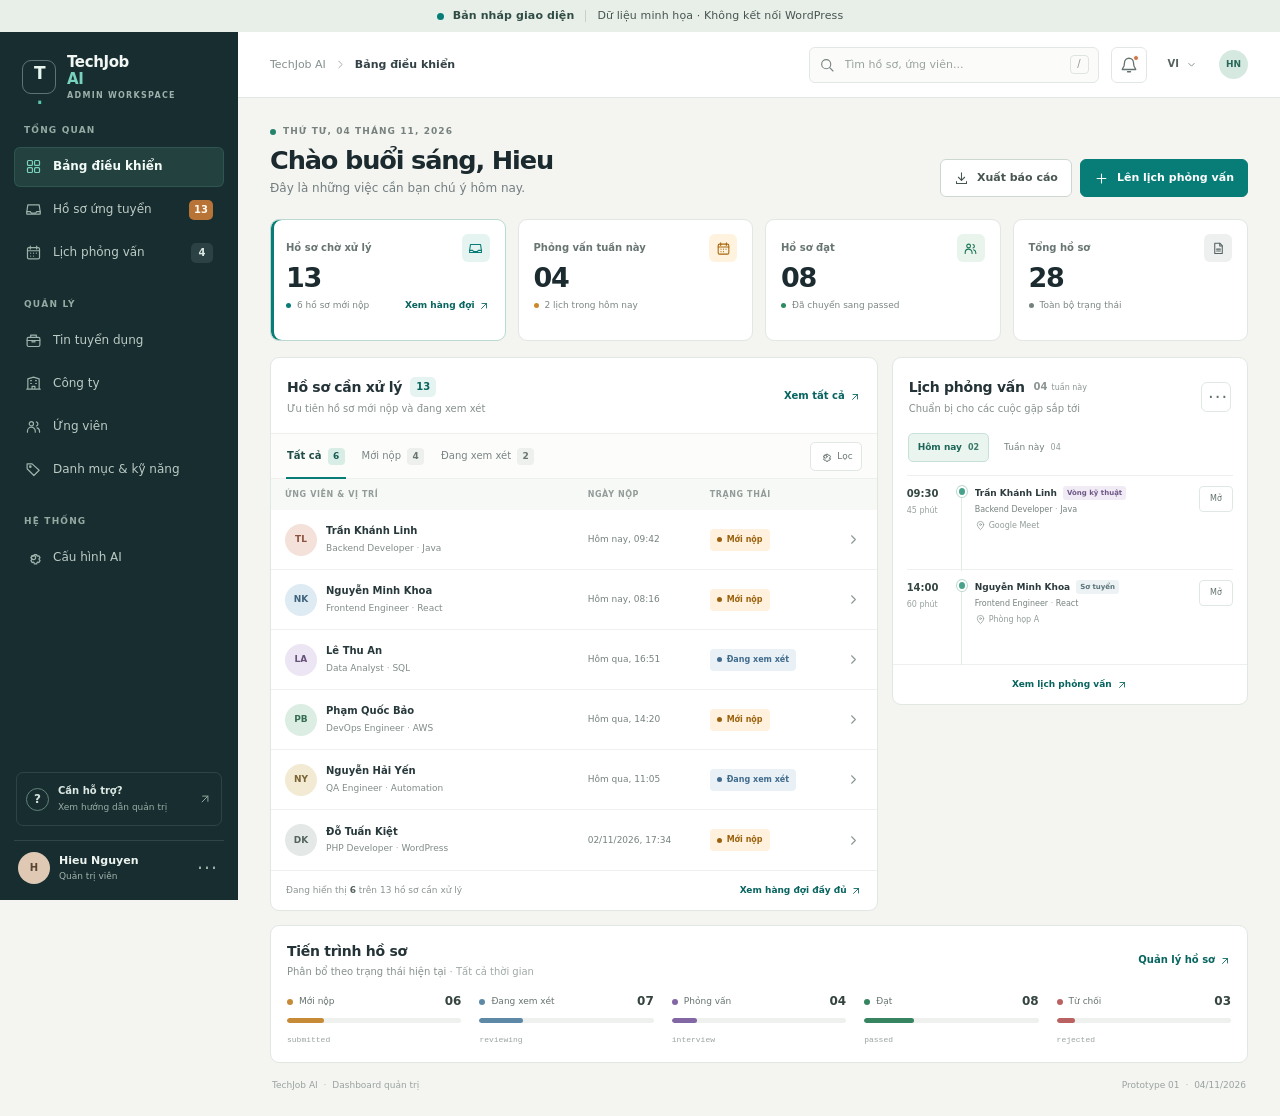
<file: prototypes/admin-dashboard/index.html>
<!doctype html>
<html lang="vi">
<head>
  <meta charset="utf-8">
  <meta name="viewport" content="width=device-width, initial-scale=1">
  <meta name="theme-color" content="#f5f5f0">
  <title>TechJob AI · Dashboard Admin (bản nháp)</title>
  <link rel="stylesheet" href="./style.css">
  <script src="./app.js" defer></script>
</head>
<body>
  <svg class="icon-library" xmlns="http://www.w3.org/2000/svg" aria-hidden="true">
    <symbol id="icon-grid" viewBox="0 0 24 24"><rect x="3.5" y="3.5" width="7" height="7" rx="1.5"/><rect x="13.5" y="3.5" width="7" height="7" rx="1.5"/><rect x="3.5" y="13.5" width="7" height="7" rx="1.5"/><rect x="13.5" y="13.5" width="7" height="7" rx="1.5"/></symbol>
    <symbol id="icon-inbox" viewBox="0 0 24 24"><path d="M4 5.5h16l1.5 10v3H2.5v-3L4 5.5Z"/><path d="M2.5 15h5l1.5 2h6l1.5-2h5"/></symbol>
    <symbol id="icon-calendar" viewBox="0 0 24 24"><rect x="3.5" y="5" width="17" height="16" rx="2"/><path d="M7.5 3v4M16.5 3v4M3.5 9.5h17M8 13h.01M12 13h.01M16 13h.01M8 17h.01M12 17h.01"/></symbol>
    <symbol id="icon-briefcase" viewBox="0 0 24 24"><rect x="3" y="7.5" width="18" height="13" rx="2"/><path d="M8 7.5v-3h8v3M3 12h18M10 12v2h4v-2"/></symbol>
    <symbol id="icon-building" viewBox="0 0 24 24"><path d="M4 20V5.5L12 3l8 2.5V20M2.5 20h19M8 8h1M15 8h1M8 12h1M15 12h1M10 20v-4h4v4"/></symbol>
    <symbol id="icon-users" viewBox="0 0 24 24"><circle cx="9" cy="8" r="3"/><path d="M3.5 20v-1.5a5.5 5.5 0 0 1 11 0V20M16 5.5a3 3 0 0 1 0 5.8M17 14a5 5 0 0 1 3.5 4.8V20"/></symbol>
    <symbol id="icon-tag" viewBox="0 0 24 24"><path d="M20 13 12.5 20.5 3 11V4h7l10 9Z"/><circle cx="7.5" cy="8" r="1"/></symbol>
    <symbol id="icon-settings" viewBox="0 0 24 24"><circle cx="12" cy="12" r="3"/><path d="m19.4 15 .1.1 1.1.9-1.5 2.6-1.3-.5a7.7 7.7 0 0 1-1.4.8l-.2 1.4h-3l-.3-1.4a7.7 7.7 0 0 1-1.4-.8l-1.3.5-1.5-2.6 1.1-.9a8 8 0 0 1 0-1.7l-1.1-.9 1.5-2.6 1.3.5a7.7 7.7 0 0 1 1.4-.8l.3-1.4h3l.2 1.4a7.7 7.7 0 0 1 1.4.8l1.3-.5 1.5 2.6-1.1.9a8 8 0 0 1-.1 1.6Z" transform="translate(-1 -1) scale(1.08)"/></symbol>
    <symbol id="icon-search" viewBox="0 0 24 24"><circle cx="10.8" cy="10.8" r="6.8"/><path d="m16 16 5 5"/></symbol>
    <symbol id="icon-bell" viewBox="0 0 24 24"><path d="M18 9a6 6 0 0 0-12 0c0 7-3 7-3 9h18c0-2-3-2-3-9ZM10 21h4"/></symbol>
    <symbol id="icon-plus" viewBox="0 0 24 24"><path d="M12 5v14M5 12h14"/></symbol>
    <symbol id="icon-download" viewBox="0 0 24 24"><path d="M12 3v12m-5-5 5 5 5-5M4 17v3h16v-3"/></symbol>
    <symbol id="icon-arrow" viewBox="0 0 24 24"><path d="M7 17 17 7M8 7h9v9"/></symbol>
    <symbol id="icon-chevron" viewBox="0 0 24 24"><path d="m9 18 6-6-6-6"/></symbol>
    <symbol id="icon-chevron-down" viewBox="0 0 24 24"><path d="m7 10 5 5 5-5"/></symbol>
    <symbol id="icon-clock" viewBox="0 0 24 24"><circle cx="12" cy="12" r="9"/><path d="M12 7v5l3.5 2"/></symbol>
    <symbol id="icon-file" viewBox="0 0 24 24"><path d="M6 3.5h8l4 4V20H6z"/><path d="M14 3.5V8h4M9 13h6M9 16h6"/></symbol>
    <symbol id="icon-pin" viewBox="0 0 24 24"><path d="M19 10c0 5-7 11-7 11S5 15 5 10a7 7 0 1 1 14 0Z"/><circle cx="12" cy="10" r="2"/></symbol>
    <symbol id="icon-menu" viewBox="0 0 24 24"><path d="M4 7h16M4 12h16M4 17h16"/></symbol>
    <symbol id="icon-close" viewBox="0 0 24 24"><path d="m6 6 12 12M18 6 6 18"/></symbol>
  </svg>

  <div class="prototype-banner" role="status">
    <span class="prototype-banner__mark" aria-hidden="true"></span>
    <strong>Bản nháp giao diện</strong>
    <span class="prototype-banner__divider" aria-hidden="true"></span>
    <span>Dữ liệu minh họa · Không kết nối WordPress</span>
  </div>

  <div class="app-shell">
    <aside class="sidebar" id="sidebar" aria-label="Điều hướng quản trị">
      <a class="brand" href="#dashboard" aria-label="TechJob AI, về dashboard">
        <span class="brand-mark" aria-hidden="true">T<span>.</span></span>
        <span class="brand-name">TechJob <b>AI</b><small>ADMIN WORKSPACE</small></span>
      </a>

      <nav class="sidebar-nav">
        <p class="nav-label">TỔNG QUAN</p>
        <a class="nav-item is-active" href="#dashboard" aria-current="page"><svg class="icon"><use href="#icon-grid"/></svg><span>Bảng điều khiển</span></a>
        <a class="nav-item" href="#applications"><svg class="icon"><use href="#icon-inbox"/></svg><span>Hồ sơ ứng tuyển</span><span class="nav-count">13</span></a>
        <a class="nav-item" href="#schedule"><svg class="icon"><use href="#icon-calendar"/></svg><span>Lịch phỏng vấn</span><span class="nav-count nav-count--quiet">4</span></a>

        <p class="nav-label nav-label--spaced">QUẢN LÝ</p>
        <a class="nav-item" href="#jobs" data-demo-link><svg class="icon"><use href="#icon-briefcase"/></svg><span>Tin tuyển dụng</span></a>
        <a class="nav-item" href="#companies" data-demo-link><svg class="icon"><use href="#icon-building"/></svg><span>Công ty</span></a>
        <a class="nav-item" href="#candidates" data-demo-link><svg class="icon"><use href="#icon-users"/></svg><span>Ứng viên</span></a>
        <a class="nav-item" href="#categories" data-demo-link><svg class="icon"><use href="#icon-tag"/></svg><span>Danh mục & kỹ năng</span></a>

        <p class="nav-label nav-label--spaced">HỆ THỐNG</p>
        <a class="nav-item" href="#settings" data-demo-link><svg class="icon"><use href="#icon-settings"/></svg><span>Cấu hình AI</span></a>
      </nav>

      <div class="sidebar-bottom">
        <div class="sidebar-help">
          <span class="help-symbol" aria-hidden="true">?</span>
          <span><strong>Cần hỗ trợ?</strong><small>Xem hướng dẫn quản trị</small></span>
          <svg class="icon"><use href="#icon-arrow"/></svg>
        </div>
        <div class="sidebar-user">
          <span class="user-avatar user-avatar--admin">H</span>
          <span class="sidebar-user__copy"><strong>Hieu Nguyen</strong><small>Quản trị viên</small></span>
          <button class="icon-button icon-button--sidebar" type="button" aria-label="Tùy chọn tài khoản" data-demo-action="Tùy chọn tài khoản"><span aria-hidden="true">···</span></button>
        </div>
      </div>
    </aside>

    <button class="sidebar-scrim" type="button" aria-label="Đóng menu" hidden></button>

    <main class="main-area" id="dashboard">
      <header class="topbar">
        <button class="mobile-menu-button icon-button" type="button" aria-label="Mở menu" aria-expanded="false" aria-controls="sidebar"><svg class="icon"><use href="#icon-menu"/></svg></button>
        <div class="breadcrumb"><span>TechJob AI</span><svg class="icon"><use href="#icon-chevron"/></svg><strong>Bảng điều khiển</strong></div>
        <div class="topbar-actions">
          <label class="global-search">
            <svg class="icon" aria-hidden="true"><use href="#icon-search"/></svg>
            <input id="candidate-search" type="search" placeholder="Tìm hồ sơ, ứng viên..." aria-label="Tìm hồ sơ hoặc ứng viên">
            <kbd>/</kbd>
          </label>
          <button class="icon-button notification-button" type="button" aria-label="Thông báo mới" data-demo-action="Thông báo"><svg class="icon"><use href="#icon-bell"/></svg><span class="notification-dot"></span></button>
          <button class="language-button" type="button" data-demo-action="Chuyển ngôn ngữ">VI <svg class="icon language-chevron" aria-hidden="true"><use href="#icon-chevron-down"/></svg></button>
          <span class="user-avatar user-avatar--top" aria-label="Hieu Nguyen">HN</span>
        </div>
      </header>

      <div class="page-content">
        <section class="page-heading" aria-labelledby="page-title">
          <div>
            <p class="eyebrow"><span class="live-dot" aria-hidden="true"></span> THỨ TƯ, 04 THÁNG 11, 2026</p>
            <h1 id="page-title">Chào buổi sáng, Hieu</h1>
            <p class="page-subtitle">Đây là những việc cần bạn chú ý hôm nay.</p>
          </div>
          <div class="page-actions">
            <button class="button button--secondary" type="button" data-demo-action="Xuất báo cáo"><svg class="icon"><use href="#icon-download"/></svg><span>Xuất báo cáo</span></button>
            <button class="button button--primary" type="button" data-scroll-to="#schedule"><svg class="icon"><use href="#icon-plus"/></svg><span>Lên lịch phỏng vấn</span></button>
          </div>
        </section>

        <section class="metrics-grid" aria-label="Chỉ số tuyển dụng minh họa">
          <article class="metric-card metric-card--priority">
            <div class="metric-card__top"><span>Hồ sơ chờ xử lý</span><span class="metric-icon metric-icon--teal"><svg class="icon"><use href="#icon-inbox"/></svg></span></div>
            <div class="metric-card__value" data-metric="pending">13</div>
            <div class="metric-card__foot"><span class="metric-bullet metric-bullet--teal"></span><span>6 hồ sơ mới nộp</span><a href="#applications" data-scroll-to="#applications">Xem hàng đợi <svg class="icon"><use href="#icon-arrow"/></svg></a></div>
          </article>
          <article class="metric-card">
            <div class="metric-card__top"><span>Phỏng vấn tuần này</span><span class="metric-icon metric-icon--amber"><svg class="icon"><use href="#icon-calendar"/></svg></span></div>
            <div class="metric-card__value">04</div>
            <div class="metric-card__foot"><span class="metric-bullet metric-bullet--amber"></span><span>2 lịch trong hôm nay</span></div>
          </article>
          <article class="metric-card">
            <div class="metric-card__top"><span>Hồ sơ đạt</span><span class="metric-icon metric-icon--green"><svg class="icon"><use href="#icon-users"/></svg></span></div>
            <div class="metric-card__value">08</div>
            <div class="metric-card__foot"><span class="metric-bullet metric-bullet--green"></span><span>Đã chuyển sang passed</span></div>
          </article>
          <article class="metric-card">
            <div class="metric-card__top"><span>Tổng hồ sơ</span><span class="metric-icon metric-icon--slate"><svg class="icon"><use href="#icon-file"/></svg></span></div>
            <div class="metric-card__value">28</div>
            <div class="metric-card__foot"><span class="metric-bullet metric-bullet--slate"></span><span>Toàn bộ trạng thái</span></div>
          </article>
        </section>

        <div class="workbench-grid">
          <section class="panel applications-panel" id="applications" aria-labelledby="applications-title">
            <div class="panel-heading">
              <div>
                <div class="panel-title-line"><h2 id="applications-title">Hồ sơ cần xử lý</h2><span class="count-pill" data-metric="pending">13</span></div>
                <p>Ưu tiên hồ sơ mới nộp và đang xem xét</p>
              </div>
              <a class="text-link" href="#applications" data-demo-link>Xem tất cả <svg class="icon"><use href="#icon-arrow"/></svg></a>
            </div>

            <div class="queue-toolbar">
              <div class="filter-tabs" role="tablist" aria-label="Lọc trạng thái hồ sơ">
                <button class="filter-tab is-selected" type="button" role="tab" aria-selected="true" data-filter="all">Tất cả <span data-count="all">6</span></button>
                <button class="filter-tab" type="button" role="tab" aria-selected="false" data-filter="submitted">Mới nộp <span data-count="submitted">4</span></button>
                <button class="filter-tab" type="button" role="tab" aria-selected="false" data-filter="reviewing">Đang xem xét <span data-count="reviewing">2</span></button>
              </div>
              <button class="compact-filter" type="button" aria-label="Bộ lọc nâng cao" data-demo-action="Bộ lọc nâng cao"><svg class="icon"><use href="#icon-settings"/></svg><span>Lọc</span></button>
            </div>

            <div class="queue-labels" aria-hidden="true"><span>ỨNG VIÊN & VỊ TRÍ</span><span>NGÀY NỘP</span><span>TRẠNG THÁI</span><span></span></div>
            <div class="applicant-list" role="list" aria-label="Danh sách hồ sơ minh họa">
              <article class="applicant-row" role="listitem" data-app-id="a1" data-status="submitted" data-name="Trần Khánh Linh" data-job="Backend Developer · Java">
                <div class="applicant-cell"><span class="candidate-avatar avatar--coral" aria-hidden="true">TL</span><div class="candidate-copy"><strong>Trần Khánh Linh</strong><span>Backend Developer <i>·</i> Java</span></div></div>
                <time class="submitted-time" datetime="2026-11-04T09:42">Hôm nay, 09:42</time>
                <span class="status-tag status-tag--submitted"><span></span>Mới nộp</span>
                <button class="row-action" type="button" data-open-app="a1" aria-label="Mở hồ sơ Trần Khánh Linh"><svg class="icon"><use href="#icon-chevron"/></svg></button>
              </article>
              <article class="applicant-row" role="listitem" data-app-id="a2" data-status="submitted" data-name="Nguyễn Minh Khoa" data-job="Frontend Engineer · React">
                <div class="applicant-cell"><span class="candidate-avatar avatar--blue" aria-hidden="true">NK</span><div class="candidate-copy"><strong>Nguyễn Minh Khoa</strong><span>Frontend Engineer <i>·</i> React</span></div></div>
                <time class="submitted-time" datetime="2026-11-04T08:16">Hôm nay, 08:16</time>
                <span class="status-tag status-tag--submitted"><span></span>Mới nộp</span>
                <button class="row-action" type="button" data-open-app="a2" aria-label="Mở hồ sơ Nguyễn Minh Khoa"><svg class="icon"><use href="#icon-chevron"/></svg></button>
              </article>
              <article class="applicant-row" role="listitem" data-app-id="a3" data-status="reviewing" data-name="Lê Thu An" data-job="Data Analyst · SQL">
                <div class="applicant-cell"><span class="candidate-avatar avatar--lilac" aria-hidden="true">LA</span><div class="candidate-copy"><strong>Lê Thu An</strong><span>Data Analyst <i>·</i> SQL</span></div></div>
                <time class="submitted-time" datetime="2026-11-03T16:51">Hôm qua, 16:51</time>
                <span class="status-tag status-tag--reviewing"><span></span>Đang xem xét</span>
                <button class="row-action" type="button" data-open-app="a3" aria-label="Mở hồ sơ Lê Thu An"><svg class="icon"><use href="#icon-chevron"/></svg></button>
              </article>
              <article class="applicant-row" role="listitem" data-app-id="a4" data-status="submitted" data-name="Phạm Quốc Bảo" data-job="DevOps Engineer · AWS">
                <div class="applicant-cell"><span class="candidate-avatar avatar--mint" aria-hidden="true">PB</span><div class="candidate-copy"><strong>Phạm Quốc Bảo</strong><span>DevOps Engineer <i>·</i> AWS</span></div></div>
                <time class="submitted-time" datetime="2026-11-03T14:20">Hôm qua, 14:20</time>
                <span class="status-tag status-tag--submitted"><span></span>Mới nộp</span>
                <button class="row-action" type="button" data-open-app="a4" aria-label="Mở hồ sơ Phạm Quốc Bảo"><svg class="icon"><use href="#icon-chevron"/></svg></button>
              </article>
              <article class="applicant-row" role="listitem" data-app-id="a5" data-status="reviewing" data-name="Nguyễn Hải Yến" data-job="QA Engineer · Automation">
                <div class="applicant-cell"><span class="candidate-avatar avatar--gold" aria-hidden="true">NY</span><div class="candidate-copy"><strong>Nguyễn Hải Yến</strong><span>QA Engineer <i>·</i> Automation</span></div></div>
                <time class="submitted-time" datetime="2026-11-03T11:05">Hôm qua, 11:05</time>
                <span class="status-tag status-tag--reviewing"><span></span>Đang xem xét</span>
                <button class="row-action" type="button" data-open-app="a5" aria-label="Mở hồ sơ Nguyễn Hải Yến"><svg class="icon"><use href="#icon-chevron"/></svg></button>
              </article>
              <article class="applicant-row" role="listitem" data-app-id="a6" data-status="submitted" data-name="Đỗ Tuấn Kiệt" data-job="PHP Developer · WordPress">
                <div class="applicant-cell"><span class="candidate-avatar avatar--slate" aria-hidden="true">DK</span><div class="candidate-copy"><strong>Đỗ Tuấn Kiệt</strong><span>PHP Developer <i>·</i> WordPress</span></div></div>
                <time class="submitted-time" datetime="2026-11-02T17:34">02/11/2026, 17:34</time>
                <span class="status-tag status-tag--submitted"><span></span>Mới nộp</span>
                <button class="row-action" type="button" data-open-app="a6" aria-label="Mở hồ sơ Đỗ Tuấn Kiệt"><svg class="icon"><use href="#icon-chevron"/></svg></button>
              </article>
              <div class="empty-queue" hidden role="status"><span class="empty-queue__icon"><svg class="icon"><use href="#icon-search"/></svg></span><strong>Không tìm thấy hồ sơ phù hợp</strong><span>Thử đổi từ khóa hoặc trạng thái lọc.</span></div>
            </div>
            <footer class="panel-footer"><span>Đang hiển thị <strong id="visible-count">6</strong> trên 13 hồ sơ cần xử lý</span><a href="#applications" data-demo-link>Xem hàng đợi đầy đủ <svg class="icon"><use href="#icon-arrow"/></svg></a></footer>
          </section>

          <section class="panel schedule-panel" id="schedule" aria-labelledby="schedule-title">
            <div class="panel-heading">
              <div><div class="panel-title-line"><h2 id="schedule-title">Lịch phỏng vấn</h2><span class="schedule-total">04 <small>tuần này</small></span></div><p>Chuẩn bị cho các cuộc gặp sắp tới</p></div>
              <button class="icon-button panel-more" type="button" aria-label="Tùy chọn lịch" data-demo-action="Tùy chọn lịch"><span aria-hidden="true">···</span></button>
            </div>
            <div class="schedule-tabs" role="tablist" aria-label="Khoảng thời gian lịch phỏng vấn">
              <button type="button" role="tab" aria-selected="true" class="schedule-tab is-selected" data-schedule="today">Hôm nay <span>02</span></button>
              <button type="button" role="tab" aria-selected="false" class="schedule-tab" data-schedule="week">Tuần này <span>04</span></button>
            </div>
            <div class="schedule-list">
              <article class="schedule-item" data-day="today"><div class="schedule-time"><strong>09:30</strong><span>45 phút</span></div><span class="schedule-line" aria-hidden="true"></span><div class="schedule-copy"><div class="schedule-copy__title"><strong>Trần Khánh Linh</strong><span class="interview-kind">Vòng kỹ thuật</span></div><span>Backend Developer <i>·</i> Java</span><span class="schedule-location"><svg class="icon"><use href="#icon-pin"/></svg> Google Meet</span></div><button class="schedule-open" type="button" aria-label="Chi tiết lịch Trần Khánh Linh" data-demo-action="Chi tiết lịch phỏng vấn">Mở</button></article>
              <article class="schedule-item" data-day="today"><div class="schedule-time"><strong>14:00</strong><span>60 phút</span></div><span class="schedule-line" aria-hidden="true"></span><div class="schedule-copy"><div class="schedule-copy__title"><strong>Nguyễn Minh Khoa</strong><span class="interview-kind interview-kind--screen">Sơ tuyển</span></div><span>Frontend Engineer <i>·</i> React</span><span class="schedule-location"><svg class="icon"><use href="#icon-pin"/></svg> Phòng họp A</span></div><button class="schedule-open" type="button" aria-label="Chi tiết lịch Nguyễn Minh Khoa" data-demo-action="Chi tiết lịch phỏng vấn">Mở</button></article>
              <article class="schedule-item" data-day="week"><div class="schedule-time"><strong>10:00</strong><span>45 phút</span></div><span class="schedule-line" aria-hidden="true"></span><div class="schedule-copy"><div class="schedule-copy__title"><strong>Phạm Quốc Bảo</strong><span class="interview-kind">Vòng kỹ thuật</span></div><span>DevOps Engineer <i>·</i> AWS</span><span class="schedule-location"><svg class="icon"><use href="#icon-pin"/></svg> Google Meet · 05/11</span></div><button class="schedule-open" type="button" aria-label="Chi tiết lịch Phạm Quốc Bảo" data-demo-action="Chi tiết lịch phỏng vấn">Mở</button></article>
              <article class="schedule-item" data-day="week"><div class="schedule-time"><strong>15:30</strong><span>60 phút</span></div><span class="schedule-line" aria-hidden="true"></span><div class="schedule-copy"><div class="schedule-copy__title"><strong>Nguyễn Hải Yến</strong><span class="interview-kind interview-kind--screen">Sơ tuyển</span></div><span>QA Engineer <i>·</i> Automation</span><span class="schedule-location"><svg class="icon"><use href="#icon-pin"/></svg> Google Meet · 06/11</span></div><button class="schedule-open" type="button" aria-label="Chi tiết lịch Nguyễn Hải Yến" data-demo-action="Chi tiết lịch phỏng vấn">Mở</button></article>
            </div>
            <div class="empty-schedule" hidden role="status"><svg class="icon"><use href="#icon-calendar"/></svg><strong>Không có lịch hôm nay</strong><span>Các lịch tiếp theo sẽ xuất hiện ở đây.</span></div>
            <a class="schedule-footer-link" href="#schedule" data-demo-link>Xem lịch phỏng vấn <svg class="icon"><use href="#icon-arrow"/></svg></a>
          </section>
        </div>

        <section class="panel pipeline-panel" aria-labelledby="pipeline-title">
          <div class="panel-heading pipeline-heading">
            <div><h2 id="pipeline-title">Tiến trình hồ sơ</h2><p>Phân bổ theo trạng thái hiện tại <span class="pipeline-period">· Tất cả thời gian</span></p></div>
            <a class="text-link" href="#applications" data-demo-link>Quản lý hồ sơ <svg class="icon"><use href="#icon-arrow"/></svg></a>
          </div>
          <div class="pipeline-grid" role="list" aria-label="Số hồ sơ theo trạng thái">
            <div class="pipeline-stage" role="listitem"><div class="pipeline-stage__label"><span class="pipeline-marker marker--submitted"></span><span>Mới nộp</span><strong>06</strong></div><div class="pipeline-track"><span class="pipeline-fill fill--submitted" style="--fill: 21.5%"></span></div><small>submitted</small></div>
            <div class="pipeline-stage" role="listitem"><div class="pipeline-stage__label"><span class="pipeline-marker marker--reviewing"></span><span>Đang xem xét</span><strong>07</strong></div><div class="pipeline-track"><span class="pipeline-fill fill--reviewing" style="--fill: 25%"></span></div><small>reviewing</small></div>
            <div class="pipeline-stage" role="listitem"><div class="pipeline-stage__label"><span class="pipeline-marker marker--interview"></span><span>Phỏng vấn</span><strong>04</strong></div><div class="pipeline-track"><span class="pipeline-fill fill--interview" style="--fill: 14.3%"></span></div><small>interview</small></div>
            <div class="pipeline-stage" role="listitem"><div class="pipeline-stage__label"><span class="pipeline-marker marker--passed"></span><span>Đạt</span><strong>08</strong></div><div class="pipeline-track"><span class="pipeline-fill fill--passed" style="--fill: 28.6%"></span></div><small>passed</small></div>
            <div class="pipeline-stage" role="listitem"><div class="pipeline-stage__label"><span class="pipeline-marker marker--rejected"></span><span>Từ chối</span><strong>03</strong></div><div class="pipeline-track"><span class="pipeline-fill fill--rejected" style="--fill: 10.7%"></span></div><small>rejected</small></div>
          </div>
        </section>

        <footer class="page-footer"><span>TechJob AI <i>·</i> Dashboard quản trị</span><span>Prototype 01 <i>·</i> 04/11/2026</span></footer>
      </div>
    </main>
  </div>

  <dialog class="application-dialog" id="application-dialog" aria-labelledby="dialog-title">
    <form method="dialog" class="dialog-close-row"><button class="icon-button" aria-label="Đóng chi tiết"><svg class="icon"><use href="#icon-close"/></svg></button></form>
    <div class="dialog-content">
      <p class="eyebrow">CHI TIẾT HỒ SƠ <span id="dialog-id">#TJ-1042</span></p>
      <div class="dialog-candidate"><span class="candidate-avatar avatar--coral" id="dialog-avatar" aria-hidden="true">TL</span><div><h2 id="dialog-title">Trần Khánh Linh</h2><p id="dialog-job">Backend Developer · Java</p></div></div>
      <div class="dialog-summary">
        <div><span>Email</span><strong id="dialog-email">linh.tran@example.test</strong></div>
        <div><span>Kinh nghiệm</span><strong id="dialog-experience">2 năm</strong></div>
        <div><span>CV</span><strong class="file-label"><svg class="icon"><use href="#icon-file"/></svg><span id="dialog-cv">Tran-Khanh-Linh-CV.pdf</span></strong></div>
        <div><span>Nộp lúc</span><strong id="dialog-date">04/11/2026, 09:42</strong></div>
      </div>
      <div class="dialog-letter"><span>LỜI GIỚI THIỆU</span><p id="dialog-letter">Tôi muốn đóng góp kinh nghiệm xây dựng API và tối ưu hệ thống backend vào sản phẩm tuyển dụng của TechJob AI.</p></div>
      <label class="dialog-status-label" for="dialog-status">Cập nhật trạng thái</label>
      <select id="dialog-status">
        <option value="submitted">Mới nộp · submitted</option>
        <option value="reviewing">Đang xem xét · reviewing</option>
        <option value="interview">Phỏng vấn · interview</option>
        <option value="passed">Đạt · passed</option>
        <option value="rejected">Từ chối · rejected</option>
      </select>
      <p class="dialog-demo-note">Thay đổi chỉ có hiệu lực trong prototype; dữ liệu WordPress không bị cập nhật.</p>
      <div class="dialog-actions"><button class="button button--secondary" type="button" data-close-dialog>Đóng</button><button class="button button--primary" type="button" id="save-demo-status">Lưu bản minh họa</button></div>
    </div>
  </dialog>

  <div class="toast" id="toast" role="status" aria-live="polite"></div>
</body>
</html>
</file>
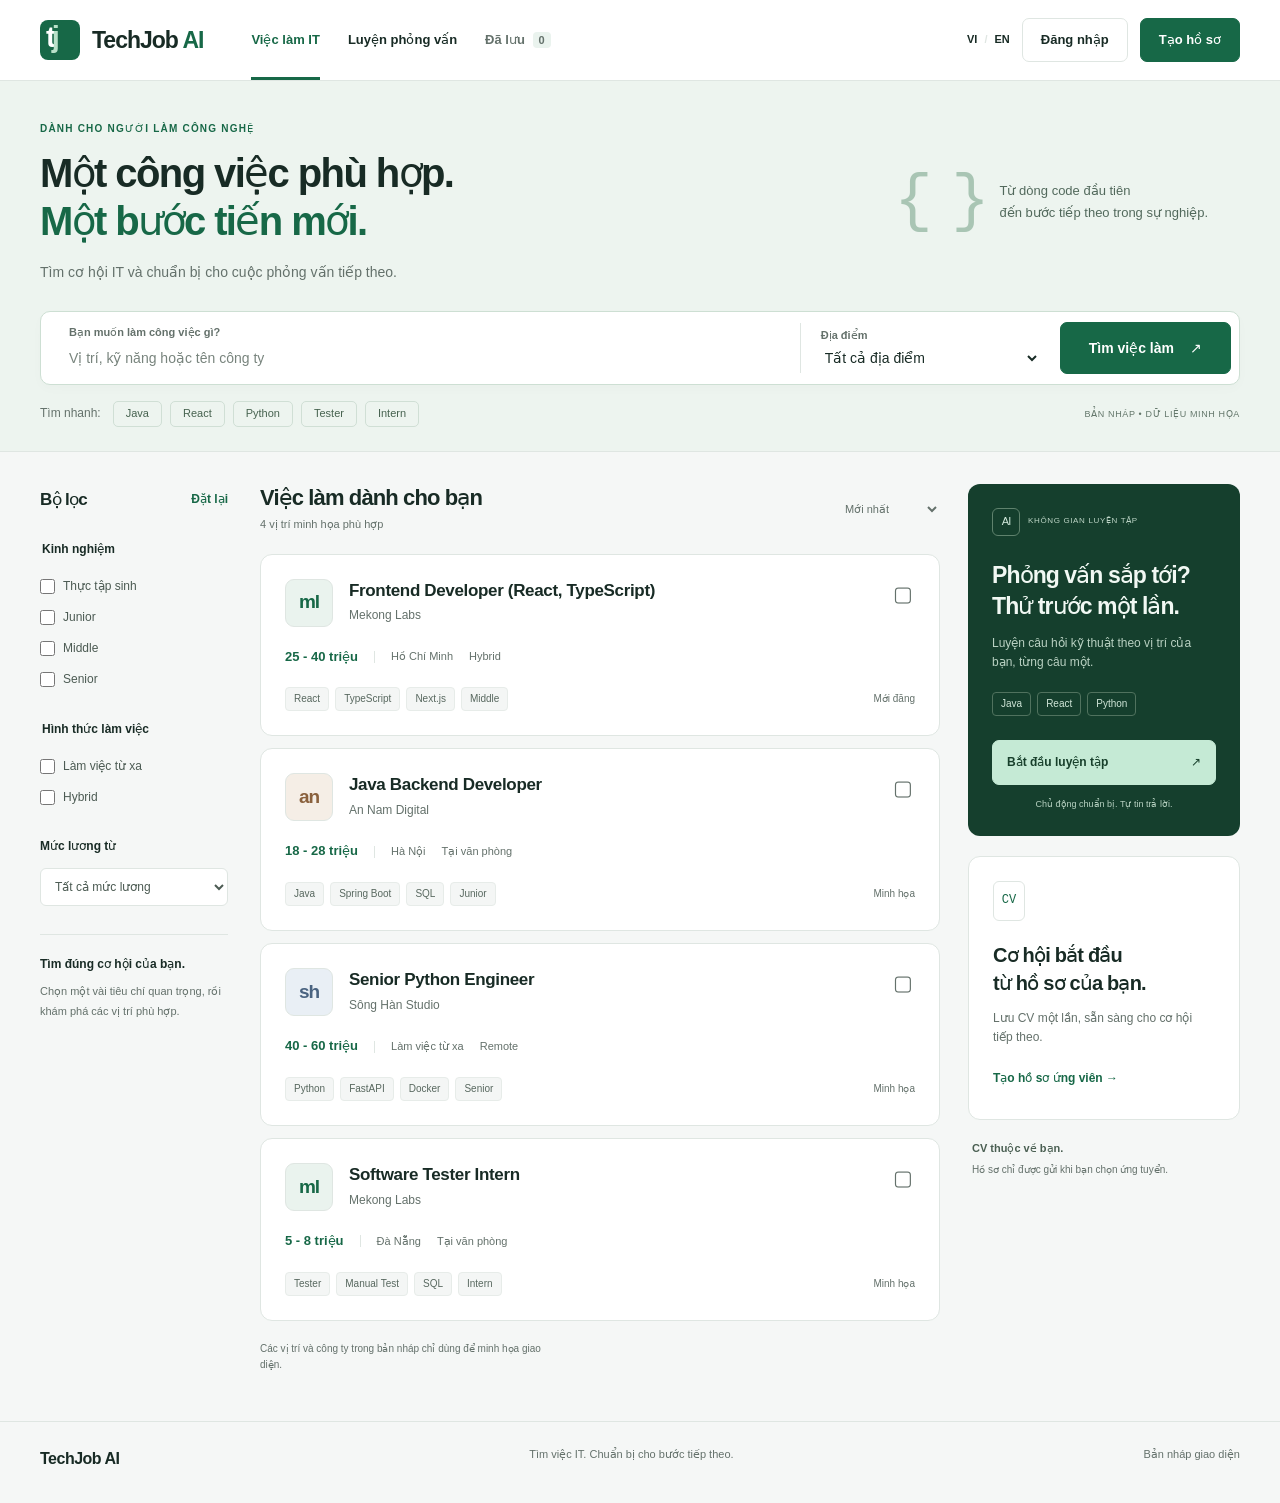
<file: prototypes/career-board/index.html>
<!doctype html>
<html lang="vi">
<head><meta charset="utf-8"><meta name="viewport" content="width=device-width, initial-scale=1"><title>TechJob AI | Bản nháp giao diện</title><link rel="stylesheet" href="style.css"><script src="app.js" defer></script></head>
<body>
<a href="#main" class="skip">Bỏ qua menu</a>
<header class="site-header"><div class="header-inner">
  <a class="brand" href="./" aria-label="TechJob AI, trang chủ"><span class="brand-mark">t<span>j</span></span><span>TechJob<span class="brand-ai"> AI</span></span></a>
  <button class="menu-toggle" aria-label="Mở menu" aria-expanded="false" aria-controls="navigation">Menu</button>
  <nav id="navigation" aria-label="Điều hướng chính"><a href="#jobs" class="nav-active">Việc làm IT</a><a href="#practice">Luyện phỏng vấn</a><button class="nav-link" data-saved>Đã lưu <span class="saved-count">0</span></button></nav>
  <div class="header-actions"><span class="language">VI <span aria-hidden="true">/</span> EN</span><button class="button button-quiet" data-account>Đăng nhập</button><button class="button" data-account>Tạo hồ sơ</button></div>
</div></header>
<main id="main">
<section class="search-hero" aria-labelledby="hero-title"><div class="container">
  <div class="hero-top"><div><p class="eyebrow">DÀNH CHO NGƯỜI LÀM CÔNG NGHỆ</p><h1 id="hero-title">Một công việc phù hợp.<br><span>Một bước tiến mới.</span></h1><p class="hero-description">Tìm cơ hội IT và chuẩn bị cho cuộc phỏng vấn tiếp theo.</p></div><div class="hero-note"><span class="note-icon" aria-hidden="true">{ }</span><p>Từ dòng code đầu tiên<br>đến bước tiếp theo trong sự nghiệp.</p></div></div>
  <form class="search-form" id="search-form"><label><span class="field-label">Bạn muốn làm công việc gì?</span><input id="keyword" name="q" type="search" placeholder="Vị trí, kỹ năng hoặc tên công ty"></label><label><span class="field-label">Địa điểm</span><select id="location" name="location"><option value="">Tất cả địa điểm</option>Hồ Chí Minh</option><option>Hà Nội</option><option>Đà Nẵng</option><option>Làm việc từ xa</option></select></label><button class="button search-button" type="submit">Tìm việc làm <span aria-hidden="true">↗</span></button></form>
  <div class="suggestions"><span>Tìm nhanh:</span><button data-keyword="Java">Java</button><button data-keyword="React">React</button><button data-keyword="Python">Python</button><button data-keyword="Tester">Tester</button><button data-keyword="Intern">Intern</button><span class="demo-label">BẢN NHÁP • DỮ LIỆU MINH HỌA</span></div>
</div></section>
<div class="container board-layout" id="jobs">
  <aside class="filters" aria-labelledby="filter-title"><div class="filter-heading"><h2 id="filter-title">Bộ lọc</h2><button class="text-button" id="clear">Đặt lại</button></div>
    <fieldset><legend>Kinh nghiệm</legend><label class="checkbox"><input type="checkbox" name="level" value="Intern"><span>Thực tập sinh</span></label><label class="checkbox"><input type="checkbox" name="level" value="Junior"><span>Junior</span></label><label class="checkbox"><input type="checkbox" name="level" value="Middle"><span>Middle</span></label><label class="checkbox"><input type="checkbox" name="level" value="Senior"><span>Senior</span></label></fieldset>
    <fieldset><legend>Hình thức làm việc</legend><label class="checkbox"><input type="checkbox" name="remote"><span>Làm việc từ xa</span></label><label class="checkbox"><input type="checkbox" name="hybrid"><span>Hybrid</span></label></fieldset>
    <label class="salary-label" for="salary">Mức lương từ</label><select id="salary"><option value="0">Tất cả mức lương</option><option value="15">15 triệu / tháng</option><option value="25">25 triệu / tháng</option><option value="40">40 triệu / tháng</option></select>
    <div class="filter-help"><strong>Tìm đúng cơ hội của bạn.</strong><p>Chọn một vài tiêu chí quan trọng, rồi khám phá các vị trí phù hợp.</p></div>
  </aside>
  <section class="results" aria-labelledby="results-title"><div class="results-heading"><div><h2 id="results-title">Việc làm dành cho bạn</h2><p id="result-count" aria-live="polite"></p></div><label class="sort-label"><span class="sr-only">Sắp xếp</span><select id="sort"><option value="new">Mới nhất</option><option value="salary">Lương cao nhất</option></select></label></div><div id="job-list" class="job-list"></div><div id="empty" class="empty" hidden><span aria-hidden="true">⌕</span><h3>Chưa tìm thấy vị trí phù hợp</h3><p>Thử đổi từ khóa hoặc bỏ bớt một vài bộ lọc.</p><button class="button button-quiet" id="clear-empty">Xóa bộ lọc</button></div><p class="list-footnote">Các vị trí và công ty trong bản nháp chỉ dùng để minh họa giao diện.</p></section>
  <aside class="career-rail"><section class="practice" id="practice"><div class="practice-heading"><span class="ai-mark" aria-hidden="true">AI</span><span>KHÔNG GIAN LUYỆN TẬP</span></div><h2>Phỏng vấn sắp tới?<br>Thử trước một lần.</h2><p>Luyện câu hỏi kỹ thuật theo vị trí của bạn, từng câu một.</p><div class="practice-tags"><span>Java</span><span>React</span><span>Python</span></div><button class="button practice-button" id="practice-open">Bắt đầu luyện tập <span aria-hidden="true">↗</span></button><small>Chủ động chuẩn bị. Tự tin trả lời.</small></section>
  <section class="profile-prompt"><div class="profile-symbol" aria-hidden="true">CV</div><h2>Cơ hội bắt đầu<br>từ hồ sơ của bạn.</h2><p>Lưu CV một lần, sẵn sàng cho cơ hội tiếp theo.</p><button class="text-button" data-account>Tạo hồ sơ ứng viên <span aria-hidden="true">→</span></button></section>
  <div class="privacy-note"><strong>CV thuộc về bạn.</strong><p>Hồ sơ chỉ được gửi khi bạn chọn ứng tuyển.</p></div></aside>
</div>
</main>
<footer class="container site-footer"><span class="footer-brand">TechJob AI</span><span>Tìm việc IT. Chuẩn bị cho bước tiếp theo.</span><span>Bản nháp giao diện</span></footer>
<dialog id="detail-dialog" aria-labelledby="detail-title"><div class="dialog-top"><span>CHI TIẾT VỊ TRÍ MINH HỌA</span><button class="close-button" data-close aria-label="Đóng chi tiết">×</button></div><div id="detail-content"></div><p class="dialog-disclaimer">Đây là bản nháp. Hồ sơ chưa được gửi đến nhà tuyển dụng.</p><button class="button" data-account>Tạo hồ sơ để ứng tuyển</button></dialog>
<dialog id="practice-dialog" aria-labelledby="practice-title"><div class="dialog-top"><span>PHỎNG VẤN THỬ</span><button class="close-button" data-close aria-label="Đóng luyện tập">×</button></div><h2 id="practice-title">Bắt đầu từ điều bạn biết.</h2><p class="muted">Phiên minh họa giao diện, chưa kết nối AI.</p><label class="dialog-label">Kỹ năng<select id="practice-skill"><option>Java</option><option>React</option><option>Python</option></select></label><div class="question"><span>Câu hỏi luyện tập</span><p id="question-text">Trong Java, bạn phân biệt interface và abstract class như thế nào?</p></div><label class="dialog-label">Câu trả lời của bạn<textarea rows="4" placeholder="Giải thích cách bạn hiểu và cho một ví dụ…"></textarea></label><p class="muted">Bản nháp không lưu hoặc chấm câu trả lời.</p></dialog>
<div class="toast" id="toast" role="status" hidden></div>
</body></html>
</file>
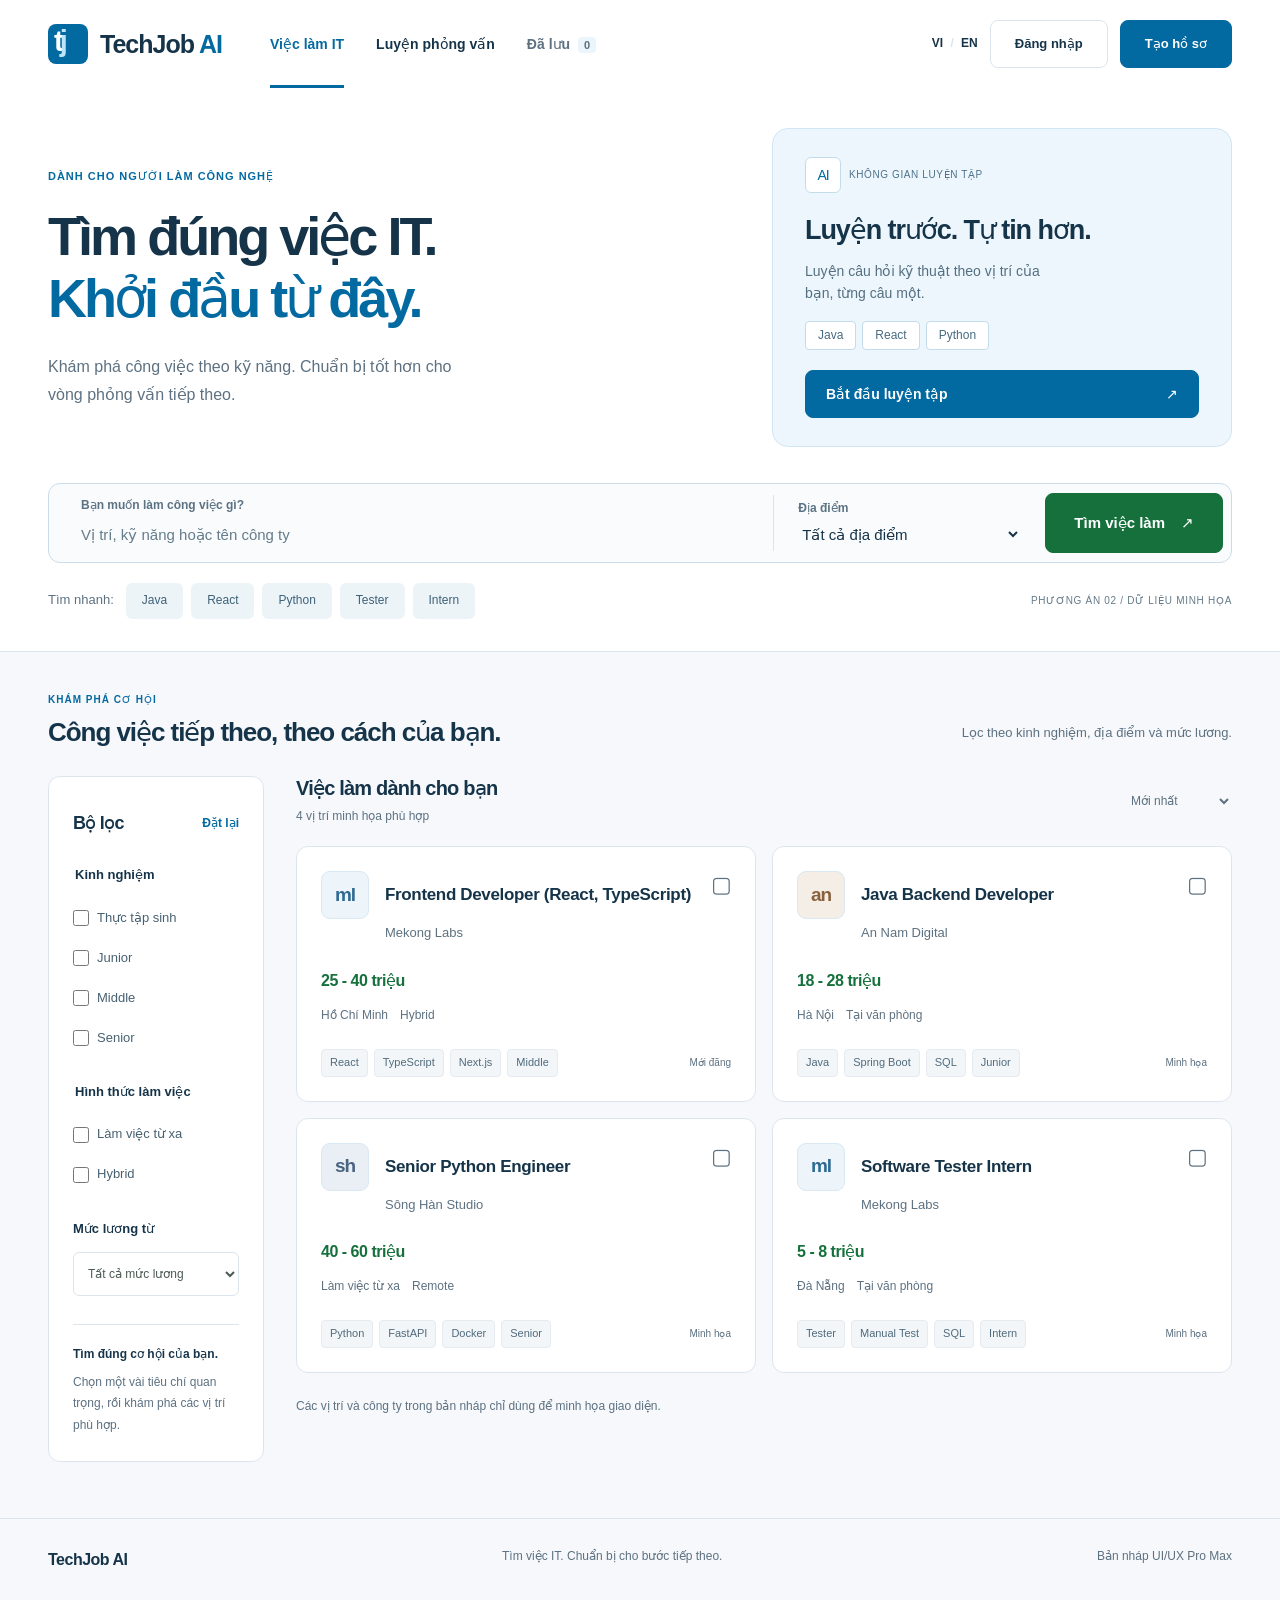
<file: prototypes/career-explore/index.html>
<!doctype html>
<html lang="vi">
<head><meta charset="utf-8"><meta name="viewport" content="width=device-width, initial-scale=1"><title>TechJob AI | Bản nháp UI UX Pro Max</title><link rel="stylesheet" href="style.css"><script src="app.js" defer></script></head>
<body>
<a href="#main" class="skip">Bỏ qua menu</a>
<header class="site-header"><div class="header-inner">
  <a class="brand" href="./" aria-label="TechJob AI, trang chủ"><span class="brand-mark">t<span>j</span></span><span>TechJob<span class="brand-ai"> AI</span></span></a>
  <button class="menu-toggle" aria-label="Mở menu" aria-expanded="false" aria-controls="navigation">Menu</button>
  <nav id="navigation" aria-label="Điều hướng chính"><a href="#jobs" class="nav-active">Việc làm IT</a><a href="#practice">Luyện phỏng vấn</a><button class="nav-link" data-saved>Đã lưu <span class="saved-count">0</span></button></nav>
  <div class="header-actions"><span class="language">VI <span aria-hidden="true">/</span> EN</span><button class="button button-quiet" data-account>Đăng nhập</button><button class="button" data-account>Tạo hồ sơ</button></div>
</div></header>
<main id="main">
<section class="search-hero" aria-labelledby="hero-title"><div class="container">
  <div class="hero-top"><div><p class="eyebrow">DÀNH CHO NGƯỜI LÀM CÔNG NGHỆ</p><h1 id="hero-title">Tìm đúng việc IT.<br><span>Khởi đầu từ đây.</span></h1><p class="hero-description">Khám phá công việc theo kỹ năng. Chuẩn bị tốt hơn cho vòng phỏng vấn tiếp theo.</p></div><section class="practice" id="practice"><div class="practice-heading"><span class="ai-mark" aria-hidden="true">AI</span><span>KHÔNG GIAN LUYỆN TẬP</span></div><h2>Luyện trước.<br> Tự tin hơn.</h2><p>Luyện câu hỏi kỹ thuật theo vị trí của bạn, từng câu một.</p><div class="practice-tags"><span>Java</span><span>React</span><span>Python</span></div><button class="button practice-button" id="practice-open">Bắt đầu luyện tập <span aria-hidden="true">↗</span></button><small>Chủ động chuẩn bị. Tự tin trả lời.</small></section></div>
  <form class="search-form" id="search-form"><label><span class="field-label">Bạn muốn làm công việc gì?</span><input id="keyword" name="q" type="search" placeholder="Vị trí, kỹ năng hoặc tên công ty"></label><label><span class="field-label">Địa điểm</span><select id="location" name="location"><option value="">Tất cả địa điểm</option>Hồ Chí Minh</option><option>Hà Nội</option><option>Đà Nẵng</option><option>Làm việc từ xa</option></select></label><button class="button search-button" type="submit">Tìm việc làm <span aria-hidden="true">↗</span></button></form>
  <div class="suggestions"><span>Tìm nhanh:</span><button data-keyword="Java">Java</button><button data-keyword="React">React</button><button data-keyword="Python">Python</button><button data-keyword="Tester">Tester</button><button data-keyword="Intern">Intern</button><span class="demo-label">PHƯƠNG ÁN 02 / DỮ LIỆU MINH HỌA</span></div>
</div></section>
<div class="container section-intro"><div><p class="section-label">KHÁM PHÁ CƠ HỘI</p><h2>Công việc tiếp theo, theo cách của bạn.</h2></div><p>Lọc theo kinh nghiệm, địa điểm và mức lương.</p></div><div class="container board-layout" id="jobs">
  <aside class="filters" aria-labelledby="filter-title"><div class="filter-heading"><h2 id="filter-title">Bộ lọc</h2><button class="text-button" id="clear">Đặt lại</button></div>
    <fieldset><legend>Kinh nghiệm</legend><label class="checkbox"><input type="checkbox" name="level" value="Intern"><span>Thực tập sinh</span></label><label class="checkbox"><input type="checkbox" name="level" value="Junior"><span>Junior</span></label><label class="checkbox"><input type="checkbox" name="level" value="Middle"><span>Middle</span></label><label class="checkbox"><input type="checkbox" name="level" value="Senior"><span>Senior</span></label></fieldset>
    <fieldset><legend>Hình thức làm việc</legend><label class="checkbox"><input type="checkbox" name="remote"><span>Làm việc từ xa</span></label><label class="checkbox"><input type="checkbox" name="hybrid"><span>Hybrid</span></label></fieldset>
    <label class="salary-label" for="salary">Mức lương từ</label><select id="salary"><option value="0">Tất cả mức lương</option><option value="15">15 triệu / tháng</option><option value="25">25 triệu / tháng</option><option value="40">40 triệu / tháng</option></select>
    <div class="filter-help"><strong>Tìm đúng cơ hội của bạn.</strong><p>Chọn một vài tiêu chí quan trọng, rồi khám phá các vị trí phù hợp.</p></div>
  </aside>
  <section class="results" aria-labelledby="results-title"><div class="results-heading"><div><h2 id="results-title">Việc làm dành cho bạn</h2><p id="result-count" aria-live="polite"></p></div><label class="sort-label"><span class="sr-only">Sắp xếp</span><select id="sort"><option value="new">Mới nhất</option><option value="salary">Lương cao nhất</option></select></label></div><div id="job-list" class="job-list"></div><div id="empty" class="empty" hidden><span aria-hidden="true">⌕</span><h3>Chưa tìm thấy vị trí phù hợp</h3><p>Thử đổi từ khóa hoặc bỏ bớt một vài bộ lọc.</p><button class="button button-quiet" id="clear-empty">Xóa bộ lọc</button></div><p class="list-footnote">Các vị trí và công ty trong bản nháp chỉ dùng để minh họa giao diện.</p></section>

</div>
</main>
<footer class="container site-footer"><span class="footer-brand">TechJob AI</span><span>Tìm việc IT. Chuẩn bị cho bước tiếp theo.</span><span>Bản nháp UI/UX Pro Max</span></footer>
<dialog id="detail-dialog" aria-labelledby="detail-title"><div class="dialog-top"><span>CHI TIẾT VỊ TRÍ MINH HỌA</span><button class="close-button" data-close aria-label="Đóng chi tiết">×</button></div><div id="detail-content"></div><p class="dialog-disclaimer">Đây là bản nháp. Hồ sơ chưa được gửi đến nhà tuyển dụng.</p><button class="button" data-account>Tạo hồ sơ để ứng tuyển</button></dialog>
<dialog id="practice-dialog" aria-labelledby="practice-title"><div class="dialog-top"><span>PHỎNG VẤN THỬ</span><button class="close-button" data-close aria-label="Đóng luyện tập">×</button></div><h2 id="practice-title">Bắt đầu từ điều bạn biết.</h2><p class="muted">Phiên minh họa giao diện, chưa kết nối AI.</p><label class="dialog-label">Kỹ năng<select id="practice-skill"><option>Java</option><option>React</option><option>Python</option></select></label><div class="question"><span>Câu hỏi luyện tập</span><p id="question-text">Trong Java, bạn phân biệt interface và abstract class như thế nào?</p></div><label class="dialog-label">Câu trả lời của bạn<textarea rows="4" placeholder="Giải thích cách bạn hiểu và cho một ví dụ…"></textarea></label><p class="muted">Bản nháp không lưu hoặc chấm câu trả lời.</p></dialog>
<div class="toast" id="toast" role="status" hidden></div>
</body></html>
</file>
<file: prototypes/admin-dashboard/style.css>
:root {
  color-scheme: light;
  --page: #f4f5f1;
  --surface: #ffffff;
  --surface-soft: #f7f8f5;
  --ink: #17242a;
  --ink-soft: #39474c;
  --muted: #737e80;
  --muted-dark: #a7b5b4;
  --border: #e1e7e3;
  --border-strong: #ccd7d2;
  --sidebar: #172d30;
  --sidebar-soft: #20393b;
  --sidebar-text: #dce7e2;
  --teal: #087d78;
  --teal-dark: #07645f;
  --teal-wash: #e6f4f1;
  --amber: #a8660b;
  --amber-wash: #fff3df;
  --green: #187354;
  --green-wash: #e8f4ec;
  --blue: #426e92;
  --blue-wash: #eaf2f8;
  --red: #a54c4c;
  --red-wash: #f8eaea;
  --focus: #159c92;
  --radius: 9px;
  --radius-small: 6px;
  --ease: 180ms ease;
  font-family: Inter, "Segoe UI", system-ui, -apple-system, BlinkMacSystemFont, sans-serif;
  font-synthesis: none;
  text-rendering: optimizeLegibility;
}

* { box-sizing: border-box; }

html { min-width: 320px; scroll-behavior: smooth; }

body {
  margin: 0;
  min-width: 320px;
  background: var(--page);
  color: var(--ink);
  font-size: 14px;
  line-height: 1.45;
}

button, input, select { font: inherit; }
button, a { -webkit-tap-highlight-color: transparent; }
a { color: inherit; text-decoration: none; }
button { color: inherit; }

.icon-library { position: absolute; width: 0; height: 0; overflow: hidden; }

.icon {
  display: inline-block;
  width: 18px;
  height: 18px;
  flex: 0 0 auto;
  fill: none;
  stroke: currentColor;
  stroke-width: 1.7;
  stroke-linecap: round;
  stroke-linejoin: round;
  vertical-align: middle;
}

.prototype-banner {
  position: relative;
  z-index: 20;
  display: flex;
  min-height: 32px;
  align-items: center;
  justify-content: center;
  gap: 9px;
  padding: 5px 16px;
  background: #e8eee8;
  color: #475550;
  font-size: 11px;
  letter-spacing: .01em;
}

.prototype-banner strong { color: #2f4d45; font-weight: 700; }
.prototype-banner__mark { width: 7px; height: 7px; border-radius: 50%; background: var(--teal); }
.prototype-banner__divider { width: 1px; height: 12px; margin: 0 2px; background: #c5d0c9; }

.app-shell {
  display: grid;
  min-height: calc(100vh - 32px);
  grid-template-columns: 238px minmax(0, 1fr);
}

.sidebar {
  position: sticky;
  z-index: 10;
  top: 32px;
  display: flex;
  height: calc(100vh - 32px);
  min-height: 0;
  flex-direction: column;
  padding: 22px 14px 12px;
  overflow-y: auto;
  scrollbar-width: none;
  -ms-overflow-style: none;
  background: var(--sidebar);
  color: var(--sidebar-text);
}

.sidebar::-webkit-scrollbar { display: none; }

.brand {
  display: flex;
  align-items: center;
  gap: 11px;
  min-height: 42px;
  margin: 0 8px 23px;
}

.brand-mark {
  display: grid;
  width: 34px;
  height: 34px;
  place-items: center;
  border: 1px solid rgba(206, 234, 225, .38);
  border-radius: 9px;
  color: #e8f4ee;
  font-size: 17px;
  font-weight: 750;
  letter-spacing: -.08em;
}

.brand-mark span { color: #59c3ae; }
.brand-name { display: flex; flex-direction: column; color: #f2f7f3; font-size: 15px; font-weight: 650; letter-spacing: -.025em; line-height: 1.1; }
.brand-name b { color: #78d2bd; font-weight: 650; }
.brand-name small { margin-top: 5px; color: #9db1aa; font-size: 8px; font-weight: 650; letter-spacing: .16em; }

.sidebar-nav { display: flex; flex-direction: column; gap: 3px; }
.nav-label { margin: 0 10px 7px; color: #94aaa2; font-size: 9px; font-weight: 700; letter-spacing: .13em; }
.nav-label--spaced { margin-top: 22px; }

.nav-item {
  display: flex;
  min-height: 40px;
  align-items: center;
  gap: 11px;
  padding: 0 10px;
  border: 1px solid transparent;
  border-radius: 6px;
  color: #bdcbc5;
  font-size: 12px;
  font-weight: 500;
  transition: color var(--ease), background var(--ease), border-color var(--ease);
}

.nav-item .icon { width: 17px; height: 17px; color: #9db2aa; }
.nav-item:hover { background: rgba(255, 255, 255, .06); color: #fff; }
.nav-item:hover .icon { color: #d7eae1; }
.nav-item.is-active { border-color: rgba(111, 203, 179, .14); background: #23413f; color: #f3fbf6; font-weight: 650; }
.nav-item.is-active .icon { color: #7bd2bd; }
.nav-count { display: grid; min-width: 22px; height: 20px; margin-left: auto; padding: 0 5px; place-items: center; border-radius: 5px; background: #b87336; color: #fff9ef; font-size: 10px; font-weight: 700; }
.nav-count--quiet { background: rgba(236, 244, 238, .1); color: #dce9e3; }

.sidebar-bottom { margin-top: auto; padding-top: 20px; }
.sidebar-help { display: flex; align-items: center; gap: 9px; margin: 0 2px 14px; padding: 11px 9px; border: 1px solid rgba(213, 231, 222, .12); border-radius: 7px; }
.help-symbol { display: grid; width: 23px; height: 23px; flex: 0 0 auto; place-items: center; border: 1px solid #63847a; border-radius: 50%; color: #d0e0d8; font-size: 12px; font-weight: 650; }
.sidebar-help > span:nth-child(2) { display: flex; min-width: 0; flex: 1; flex-direction: column; gap: 2px; }
.sidebar-help strong { color: #dce8e2; font-size: 10px; font-weight: 600; }
.sidebar-help small { color: #99aea6; font-size: 9px; }
.sidebar-help > .icon { width: 14px; height: 14px; color: #93a9a0; }

.sidebar-user { display: flex; min-height: 48px; align-items: center; gap: 9px; padding: 8px 4px 1px; border-top: 1px solid rgba(213, 231, 222, .13); }
.user-avatar { display: grid; width: 32px; height: 32px; flex: 0 0 auto; place-items: center; border-radius: 50%; font-size: 10px; font-weight: 750; }
.user-avatar--admin { background: #dfc9b5; color: #564532; }
.sidebar-user__copy { display: flex; min-width: 0; flex: 1; flex-direction: column; gap: 2px; }
.sidebar-user__copy strong { overflow: hidden; color: #edf4ef; font-size: 11px; font-weight: 600; text-overflow: ellipsis; white-space: nowrap; }
.sidebar-user__copy small { color: #a2b4ac; font-size: 9px; }

.main-area { min-width: 0; }

.topbar {
  position: sticky;
  z-index: 8;
  top: 0;
  display: flex;
  height: 66px;
  align-items: center;
  justify-content: space-between;
  gap: 20px;
  padding: 0 32px;
  border-bottom: 1px solid var(--border);
  background: rgba(255, 255, 255, .96);
}

.breadcrumb { display: flex; align-items: center; gap: 8px; color: #85908f; font-size: 11px; }
.breadcrumb .icon { width: 13px; height: 13px; color: #9da7a4; }
.breadcrumb strong { color: #344247; font-weight: 600; }
.topbar-actions { display: flex; align-items: center; gap: 12px; }

.global-search {
  display: flex;
  width: min(290px, 24vw);
  height: 36px;
  align-items: center;
  gap: 8px;
  padding: 0 9px;
  border: 1px solid var(--border);
  border-radius: 6px;
  background: #fbfcfa;
  color: #788482;
  transition: border-color var(--ease), box-shadow var(--ease);
}

.global-search:focus-within { border-color: #7db9b0; box-shadow: 0 0 0 3px rgba(8, 125, 120, .09); }
.global-search .icon { width: 16px; height: 16px; }
.global-search input { width: 100%; min-width: 0; border: 0; outline: 0; background: transparent; color: var(--ink); font-size: 11px; }
.global-search input::placeholder { color: #99a29f; }
.global-search kbd { display: grid; min-width: 19px; height: 19px; place-items: center; border: 1px solid #dfe4e0; border-radius: 4px; color: #8a9591; font-family: inherit; font-size: 10px; }

.icon-button {
  position: relative;
  display: inline-grid;
  width: 36px;
  height: 36px;
  flex: 0 0 auto;
  place-items: center;
  border: 1px solid transparent;
  border-radius: 6px;
  background: transparent;
  color: #63716f;
  cursor: pointer;
  transition: background var(--ease), border-color var(--ease), color var(--ease);
}

.icon-button:hover { border-color: var(--border); background: var(--surface-soft); color: var(--ink); }
.icon-button .icon { width: 18px; height: 18px; }
.icon-button--sidebar { width: 30px; height: 30px; color: #9db2aa; font-size: 19px; letter-spacing: 1px; }
.notification-button { border-color: var(--border); background: #fff; }
.notification-dot { position: absolute; top: 7px; right: 7px; width: 6px; height: 6px; border: 1px solid #fff; border-radius: 50%; background: #ca7546; }
.language-button { display: inline-flex; min-height: 34px; align-items: center; gap: 6px; padding: 0 8px; border: 1px solid transparent; border-radius: 5px; background: transparent; color: #56635f; font-size: 10px; font-weight: 650; cursor: pointer; }
.language-button:hover { border-color: var(--border); background: #f8f9f7; }
.language-button .language-chevron { width: 13px; height: 13px; color: #7f8a86; }
.user-avatar--top { width: 29px; height: 29px; background: #d6e9e1; color: #286858; font-size: 9px; }

.page-content { width: min(100%, 1540px); margin: 0 auto; padding: 27px 32px 24px; }
.page-heading { display: flex; align-items: flex-end; justify-content: space-between; gap: 18px; margin: 0 0 22px; }
.eyebrow { display: flex; align-items: center; gap: 7px; margin: 0 0 7px; color: #77827f; font-size: 9px; font-weight: 700; letter-spacing: .12em; }
.live-dot { width: 6px; height: 6px; border-radius: 50%; background: #25836c; }
h1, h2, p { margin-top: 0; }
h1 { margin-bottom: 4px; color: #1b2a2e; font-size: clamp(23px, 2vw, 29px); font-weight: 650; letter-spacing: -.045em; line-height: 1.2; }
.page-subtitle { margin: 0; color: var(--muted); font-size: 12px; }
.page-actions { display: flex; align-items: center; gap: 8px; }

.button {
  display: inline-flex;
  min-height: 38px;
  align-items: center;
  justify-content: center;
  gap: 8px;
  padding: 0 13px;
  border: 1px solid transparent;
  border-radius: 6px;
  font-size: 11px;
  font-weight: 650;
  cursor: pointer;
  transition: background var(--ease), border-color var(--ease), color var(--ease), box-shadow var(--ease);
}

.button .icon { width: 15px; height: 15px; }
.button--primary { border-color: var(--teal); background: var(--teal); color: #fff; }
.button--primary:hover { border-color: var(--teal-dark); background: var(--teal-dark); }
.button--secondary { border-color: var(--border-strong); background: #fff; color: #485652; }
.button--secondary:hover { border-color: #9aaca5; background: #f9fbf9; }

.metrics-grid { display: grid; grid-template-columns: repeat(4, minmax(0, 1fr)); gap: 12px; margin-bottom: 16px; }
.metric-card { min-width: 0; min-height: 122px; padding: 14px 15px 12px; border: 1px solid var(--border); border-radius: var(--radius); background: var(--surface); }
.metric-card--priority { border-color: #bad9d0; box-shadow: inset 3px 0 0 var(--teal); }
.metric-card__top { display: flex; align-items: center; justify-content: space-between; gap: 10px; color: #687572; font-size: 10px; font-weight: 550; }
.metric-icon { display: grid; width: 28px; height: 28px; place-items: center; border-radius: 6px; }
.metric-icon .icon { width: 15px; height: 15px; }
.metric-icon--teal { background: var(--teal-wash); color: var(--teal); }
.metric-icon--amber { background: var(--amber-wash); color: var(--amber); }
.metric-icon--green { background: var(--green-wash); color: var(--green); }
.metric-icon--slate { background: #edf0ef; color: #536260; }
.metric-card__value { margin: 1px 0 3px; color: #1c2b2f; font-size: 27px; font-variant-numeric: tabular-nums; font-weight: 650; letter-spacing: -.045em; line-height: 1.1; }
.metric-card__foot { display: flex; min-height: 20px; align-items: center; gap: 6px; color: #7c8783; font-size: 9px; }
.metric-bullet { width: 5px; height: 5px; flex: 0 0 auto; border-radius: 50%; }
.metric-bullet--teal { background: var(--teal); }
.metric-bullet--amber { background: #cb892a; }
.metric-bullet--green { background: #2d8b64; }
.metric-bullet--slate { background: #75837f; }
.metric-card__foot a { display: inline-flex; align-items: center; gap: 3px; margin-left: auto; color: var(--teal-dark); font-weight: 650; }
.metric-card__foot a .icon { width: 12px; height: 12px; }
.metric-card__foot a:hover, .text-link:hover, .panel-footer a:hover, .schedule-footer-link:hover { color: #064f4a; text-decoration: underline; text-underline-offset: 3px; }

.workbench-grid { display: grid; grid-template-columns: minmax(0, 1.62fr) minmax(340px, .95fr); align-items: start; gap: 14px; }
.panel { min-width: 0; border: 1px solid var(--border); border-radius: var(--radius); background: var(--surface); }
.applications-panel, .schedule-panel { overflow: hidden; }
.panel-heading { display: flex; min-height: 75px; align-items: center; justify-content: space-between; gap: 12px; padding: 15px 16px 13px; }
.panel-heading h2 { margin: 0; color: #243337; font-size: 14px; font-weight: 650; letter-spacing: -.02em; }
.panel-heading p { margin: 4px 0 0; color: #87918f; font-size: 10px; }
.panel-title-line { display: flex; align-items: center; gap: 8px; }
.count-pill { display: inline-grid; min-width: 23px; height: 20px; padding: 0 6px; place-items: center; border-radius: 5px; background: var(--teal-wash); color: var(--teal-dark); font-size: 10px; font-weight: 700; }
.text-link { display: inline-flex; flex: 0 0 auto; align-items: center; gap: 4px; color: var(--teal-dark); font-size: 10px; font-weight: 650; }
.text-link .icon { width: 12px; height: 12px; }

.queue-toolbar { display: flex; min-height: 45px; align-items: center; justify-content: space-between; gap: 10px; padding: 0 15px; border-top: 1px solid #edf0ed; border-bottom: 1px solid #edf0ed; background: #fcfdfb; }
.filter-tabs { display: flex; min-width: 0; align-self: stretch; gap: 15px; }
.filter-tab { position: relative; display: inline-flex; min-height: 44px; align-items: center; gap: 6px; padding: 0 1px; border: 0; background: transparent; color: #7a8582; font-size: 10px; white-space: nowrap; cursor: pointer; }
.filter-tab span { display: inline-grid; min-width: 17px; height: 17px; padding: 0 4px; place-items: center; border-radius: 4px; background: #edf0ed; color: #687470; font-size: 9px; font-weight: 650; }
.filter-tab:hover { color: #31443f; }
.filter-tab.is-selected { color: #1f4d46; font-weight: 700; }
.filter-tab.is-selected::after { position: absolute; right: 0; bottom: -1px; left: 0; height: 2px; background: var(--teal); content: ""; }
.filter-tab.is-selected span { background: #d9ede7; color: #165c50; }
.compact-filter { display: inline-flex; min-height: 29px; align-items: center; gap: 5px; padding: 0 8px; border: 1px solid var(--border); border-radius: 5px; background: #fff; color: #697671; font-size: 9px; cursor: pointer; }
.compact-filter:hover { border-color: #aabbb3; background: #f9fbf9; }
.compact-filter .icon { width: 13px; height: 13px; }

.queue-labels { display: grid; grid-template-columns: minmax(0, 1fr) 112px 119px 24px; align-items: center; gap: 10px; min-height: 31px; padding: 0 14px; background: #f7f9f7; color: #929c99; font-size: 8px; font-weight: 700; letter-spacing: .075em; }
.queue-labels span:nth-child(n+2) { text-align: left; }
.applicant-row { display: grid; grid-template-columns: minmax(0, 1fr) 112px 119px 24px; align-items: center; gap: 10px; min-height: 60px; padding: 7px 14px; border-bottom: 1px solid #eef1ee; transition: background var(--ease); }
.applicant-row:last-of-type { border-bottom: 0; }
.applicant-row:hover { background: #fafcf9; }
.applicant-cell { display: flex; min-width: 0; align-items: center; gap: 9px; }
.candidate-avatar { display: grid; width: 32px; height: 32px; flex: 0 0 auto; place-items: center; border-radius: 50%; font-size: 9px; font-weight: 750; letter-spacing: .01em; }
.avatar--coral { background: #f4e1d9; color: #89533f; }
.avatar--blue { background: #deebf3; color: #3f637b; }
.avatar--lilac { background: #ece5f4; color: #67527a; }
.avatar--mint { background: #dceee4; color: #376d53; }
.avatar--gold { background: #f3ead4; color: #7a6433; }
.avatar--slate { background: #e4e9e7; color: #536360; }
.candidate-copy { display: flex; min-width: 0; flex-direction: column; gap: 3px; }
.candidate-copy strong { overflow: hidden; color: #27383a; font-size: 10px; font-weight: 650; text-overflow: ellipsis; white-space: nowrap; }
.candidate-copy span { overflow: hidden; color: #818c89; font-size: 9px; text-overflow: ellipsis; white-space: nowrap; }
.candidate-copy i, .schedule-copy i { color: #a5aeaa; font-style: normal; }
.submitted-time { color: #75817d; font-size: 9px; white-space: nowrap; font-variant-numeric: tabular-nums; }
.status-tag { display: inline-flex; width: fit-content; min-height: 22px; align-items: center; gap: 5px; padding: 0 7px; border-radius: 4px; font-size: 8px; font-weight: 650; white-space: nowrap; }
.status-tag > span { width: 5px; height: 5px; border-radius: 50%; background: currentColor; }
.status-tag--submitted { background: #fff1dd; color: #9a620e; }
.status-tag--reviewing { background: #e9f1f7; color: #426c8c; }
.status-tag--interview { background: #eee9f5; color: #6b5488; }
.status-tag--passed { background: #e7f3eb; color: #24734f; }
.status-tag--rejected { background: #f6e8e8; color: #a34c4c; }
.row-action { display: grid; width: 28px; height: 28px; place-items: center; border: 1px solid transparent; border-radius: 5px; background: transparent; color: #8c9893; cursor: pointer; transition: border-color var(--ease), background var(--ease), color var(--ease); }
.row-action:hover { border-color: #dce6e1; background: #f3f8f5; color: var(--teal-dark); }
.row-action .icon { width: 15px; height: 15px; }
.panel-footer { display: flex; min-height: 40px; align-items: center; justify-content: space-between; gap: 10px; padding: 0 15px; border-top: 1px solid #edf0ed; color: #89938f; font-size: 9px; }
.panel-footer strong { color: #55625e; font-weight: 650; }
.panel-footer a { display: inline-flex; align-items: center; gap: 3px; color: var(--teal-dark); font-weight: 650; white-space: nowrap; }
.panel-footer .icon { width: 12px; height: 12px; }
.empty-queue { min-height: 250px; flex-direction: column; align-items: center; justify-content: center; gap: 7px; color: #788581; text-align: center; }
.empty-queue:not([hidden]) { display: flex; }
.empty-queue strong { color: #394844; font-size: 12px; }
.empty-queue > span:last-child { font-size: 10px; }
.empty-queue__icon { display: grid; width: 37px; height: 37px; margin-bottom: 5px; place-items: center; border-radius: 50%; background: #eef5f1; color: #58877c; }

.schedule-total { display: inline-flex; align-items: baseline; gap: 4px; margin-left: 1px; color: #8b9692; font-size: 10px; font-variant-numeric: tabular-nums; font-weight: 600; }
.schedule-total small { font-size: 8px; font-weight: 500; }
.panel-more { width: 30px; height: 30px; border-color: var(--border); font-size: 18px; letter-spacing: 1px; }
.schedule-tabs { display: flex; gap: 5px; padding: 0 15px 13px; }
.schedule-tab { display: inline-flex; min-height: 29px; align-items: center; gap: 6px; padding: 0 9px; border: 1px solid transparent; border-radius: 5px; background: transparent; color: #75817d; font-size: 9px; cursor: pointer; }
.schedule-tab span { color: #929c99; font-size: 8px; font-variant-numeric: tabular-nums; }
.schedule-tab:hover { background: #f6f8f6; color: #40564f; }
.schedule-tab.is-selected { border-color: #c7e1d8; background: #eaf5f0; color: #1d6658; font-weight: 700; }
.schedule-tab.is-selected span { color: #397969; }
.schedule-list { padding: 0 14px; }
.schedule-item { position: relative; display: grid; grid-template-columns: 42px 10px minmax(0, 1fr) 34px; gap: 8px; min-height: 94px; padding: 10px 0 11px; border-top: 1px solid #edf0ed; }
.schedule-item[hidden] { display: none; }
.schedule-time { display: flex; flex-direction: column; gap: 3px; padding-top: 1px; }
.schedule-time strong { color: #354743; font-size: 10px; font-variant-numeric: tabular-nums; font-weight: 700; }
.schedule-time span { color: #98a19d; font-size: 8px; white-space: nowrap; }
.schedule-line { position: relative; display: flex; justify-content: center; }
.schedule-line::before { position: absolute; top: 3px; bottom: -13px; width: 1px; background: #e2eae5; content: ""; }
.schedule-line::after { position: relative; z-index: 1; width: 7px; height: 7px; border: 2px solid #fff; border-radius: 50%; background: #48a28b; box-shadow: 0 0 0 1px #b9d8cd; content: ""; }
.schedule-item:last-child .schedule-line::before { bottom: 32px; }
.schedule-copy { display: flex; min-width: 0; flex-direction: column; gap: 4px; }
.schedule-copy__title { display: flex; min-width: 0; align-items: center; gap: 6px; }
.schedule-copy__title strong { overflow: hidden; color: #2d3b3d; font-size: 9px; font-weight: 650; text-overflow: ellipsis; white-space: nowrap; }
.schedule-copy > span { overflow: hidden; color: #77837f; font-size: 8px; text-overflow: ellipsis; white-space: nowrap; }
.schedule-copy .schedule-location { display: inline-flex; align-items: center; gap: 3px; color: #929d99; }
.schedule-location .icon { width: 11px; height: 11px; }
.interview-kind { display: inline-block; flex: 0 0 auto; padding: 2px 4px; border-radius: 3px; background: #f0ebf5; color: #6f5887; font-size: 7px; font-weight: 650; }
.interview-kind--screen { background: #edf2f4; color: #5a747a; }
.schedule-open { min-height: 26px; align-self: start; border: 1px solid #e0e8e3; border-radius: 4px; background: #fff; color: #61706b; font-size: 8px; cursor: pointer; transition: border-color var(--ease), color var(--ease), background var(--ease); }
.schedule-open:hover { border-color: #a6ccc0; background: #f3faf6; color: #1a6b5d; }
.schedule-footer-link { display: flex; min-height: 40px; align-items: center; justify-content: center; gap: 4px; margin-top: 1px; border-top: 1px solid #edf0ed; color: var(--teal-dark); font-size: 9px; font-weight: 650; }
.schedule-footer-link .icon { width: 12px; height: 12px; }
.empty-schedule { min-height: 160px; flex-direction: column; align-items: center; justify-content: center; gap: 6px; color: #87928e; text-align: center; }
.empty-schedule:not([hidden]) { display: flex; }
.empty-schedule .icon { width: 24px; height: 24px; margin-bottom: 3px; color: #7ba197; }
.empty-schedule strong { color: #43534e; font-size: 11px; }
.empty-schedule span { font-size: 9px; }

.pipeline-panel { margin-top: 14px; padding-bottom: 14px; }
.pipeline-heading { min-height: 66px; }
.pipeline-period { color: #a0a9a6; }
.pipeline-grid { display: grid; grid-template-columns: repeat(5, minmax(0, 1fr)); gap: 18px; padding: 0 16px; }
.pipeline-stage { min-width: 0; }
.pipeline-stage__label { display: flex; align-items: center; gap: 6px; color: #66736e; font-size: 9px; }
.pipeline-stage__label strong { margin-left: auto; color: #354440; font-size: 12px; font-variant-numeric: tabular-nums; font-weight: 650; }
.pipeline-marker { width: 6px; height: 6px; flex: 0 0 auto; border-radius: 50%; }
.marker--submitted { background: #c78b38; }
.marker--reviewing { background: #5d89a7; }
.marker--interview { background: #8367a4; }
.marker--passed { background: #368560; }
.marker--rejected { background: #ba6262; }
.pipeline-track { height: 5px; margin: 8px 0 4px; overflow: hidden; border-radius: 5px; background: #eef1ee; }
.pipeline-fill { display: block; width: var(--fill); height: 100%; border-radius: inherit; }
.fill--submitted { background: #c78b38; }
.fill--reviewing { background: #5d89a7; }
.fill--interview { background: #8367a4; }
.fill--passed { background: #368560; }
.fill--rejected { background: #ba6262; }
.pipeline-stage > small { color: #9aa39f; font-family: ui-monospace, SFMono-Regular, Menlo, Consolas, monospace; font-size: 8px; }
.page-footer { display: flex; justify-content: space-between; gap: 12px; padding: 16px 2px 0; color: #99a29f; font-size: 9px; }
.page-footer i { padding: 0 3px; color: #b2bbb7; font-style: normal; }

.application-dialog { width: min(560px, calc(100vw - 28px)); max-height: min(92vh, 760px); padding: 0; overflow: auto; border: 1px solid #dce4df; border-radius: 11px; background: #fff; color: var(--ink); box-shadow: 0 24px 70px rgba(18, 40, 34, .2); }
.application-dialog::backdrop { background: rgba(18, 33, 34, .46); }
.dialog-close-row { display: flex; justify-content: flex-end; padding: 10px 11px 0; }
.dialog-content { padding: 0 25px 24px; }
.dialog-content > .eyebrow { margin-bottom: 14px; }
.dialog-content > .eyebrow span { color: #9aa49f; font-family: ui-monospace, SFMono-Regular, Menlo, Consolas, monospace; letter-spacing: .03em; }
.dialog-candidate { display: flex; align-items: center; gap: 12px; padding-bottom: 17px; border-bottom: 1px solid #e9eeea; }
.dialog-candidate .candidate-avatar { width: 42px; height: 42px; font-size: 11px; }
.dialog-candidate h2 { margin: 0 0 3px; color: #243436; font-size: 17px; letter-spacing: -.03em; }
.dialog-candidate p { margin: 0; color: #788581; font-size: 11px; }
.dialog-summary { display: grid; grid-template-columns: 1fr 1fr; gap: 13px 18px; padding: 16px 0; }
.dialog-summary > div { display: flex; min-width: 0; flex-direction: column; gap: 4px; }
.dialog-summary > div > span { color: #89938f; font-size: 9px; }
.dialog-summary strong { overflow: hidden; color: #344441; font-size: 10px; font-weight: 600; text-overflow: ellipsis; white-space: nowrap; }
.file-label { display: inline-flex; align-items: center; gap: 4px; }
.file-label .icon { width: 13px; height: 13px; color: var(--teal); }
.dialog-letter { margin: 0 0 16px; padding: 12px; border: 1px solid #e8eeea; border-radius: 6px; background: #f8faf8; }
.dialog-letter > span { color: #84908b; font-size: 8px; font-weight: 700; letter-spacing: .1em; }
.dialog-letter p { margin: 6px 0 0; color: #596661; font-size: 10px; line-height: 1.6; }
.dialog-status-label { display: block; margin-bottom: 6px; color: #4f5c57; font-size: 10px; font-weight: 650; }
.dialog-content select { width: 100%; min-height: 38px; padding: 0 10px; border: 1px solid var(--border-strong); border-radius: 5px; background: #fff; color: #394843; font-size: 10px; }
.dialog-demo-note { margin: 7px 0 0; color: #9a7141; font-size: 9px; }
.dialog-actions { display: flex; justify-content: flex-end; gap: 8px; margin-top: 18px; padding-top: 14px; border-top: 1px solid #ebefec; }

.toast { position: fixed; z-index: 30; right: 24px; bottom: 22px; max-width: min(360px, calc(100vw - 32px)); padding: 11px 15px; border: 1px solid #cadbd2; border-radius: 7px; background: #fff; color: #39534a; box-shadow: 0 8px 28px rgba(22, 43, 35, .12); font-size: 11px; opacity: 0; pointer-events: none; transform: translateY(8px); transition: opacity var(--ease), transform var(--ease); }
.toast.is-visible { opacity: 1; transform: translateY(0); }
.mobile-menu-button, .sidebar-scrim { display: none; }

:focus-visible { outline: 3px solid rgba(21, 156, 146, .55); outline-offset: 2px; }

@media (max-width: 1240px) {
  .app-shell { grid-template-columns: 216px minmax(0, 1fr); }
  .sidebar { padding-right: 12px; padding-left: 12px; }
  .page-content { padding-right: 24px; padding-left: 24px; }
  .topbar { padding-right: 24px; padding-left: 24px; }
  .workbench-grid { grid-template-columns: minmax(0, 1.35fr) minmax(320px, .9fr); gap: 12px; }
  .queue-labels, .applicant-row { grid-template-columns: minmax(0, 1fr) 98px 108px 22px; gap: 7px; padding-right: 11px; padding-left: 11px; }
  .candidate-copy strong { font-size: 9px; }
  .candidate-copy span, .submitted-time { font-size: 8px; }
  .status-tag { padding: 0 5px; font-size: 7px; }
}

@media (max-width: 1000px) {
  .workbench-grid { grid-template-columns: minmax(0, 1fr); }
  .schedule-panel { display: grid; grid-template-columns: 1fr; }
  .schedule-list { display: grid; grid-template-columns: repeat(2, minmax(0, 1fr)); column-gap: 14px; }
  .schedule-item:nth-child(2) { border-top: 1px solid #edf0ed; }
  .pipeline-grid { gap: 12px; }
}

@media (max-width: 760px) {
  .app-shell { display: block; }
  .sidebar { position: fixed; top: 32px; bottom: 0; left: 0; width: min(286px, calc(100vw - 48px)); height: auto; min-height: 0; padding-bottom: 14px; box-shadow: 12px 0 32px rgba(14, 34, 30, .14); transform: translateX(-105%); transition: transform 220ms ease; }
  .sidebar.is-open { transform: translateX(0); }
  .sidebar-scrim:not([hidden]) { position: fixed; z-index: 9; inset: 32px 0 0; display: block; width: 100%; height: calc(100vh - 32px); border: 0; background: rgba(16, 28, 29, .36); }
  .topbar { height: 58px; gap: 10px; padding: 0 16px; }
  .mobile-menu-button { display: inline-grid; width: 34px; height: 34px; }
  .breadcrumb { margin-right: auto; font-size: 10px; }
  .breadcrumb > span, .breadcrumb > .icon { display: none; }
  .topbar-actions { gap: 6px; }
  .global-search { width: clamp(125px, 27vw, 220px); height: 33px; }
  .global-search input { font-size: 10px; }
  .global-search kbd { display: none; }
  .notification-button { width: 32px; height: 32px; }
  .language-button { min-height: 31px; padding: 0 5px; }
  .user-avatar--top { display: none; }
  .page-content { padding: 21px 16px 20px; }
  .page-heading { align-items: flex-start; flex-direction: column; gap: 14px; margin-bottom: 16px; }
  .page-heading h1 { font-size: 24px; }
  .page-actions { width: 100%; }
  .page-actions .button { flex: 1; min-width: 0; padding: 0 9px; }
  .page-actions .button span { white-space: nowrap; }
  .metrics-grid { grid-template-columns: repeat(2, minmax(0, 1fr)); gap: 9px; margin-bottom: 12px; }
  .metric-card { min-height: 112px; padding: 11px 12px 10px; }
  .metric-card__top { font-size: 9px; }
  .metric-card__value { font-size: 24px; }
  .metric-card__foot { font-size: 8px; }
  .metric-card__foot a { font-size: 8px; }
  .workbench-grid { gap: 11px; }
  .panel-heading { min-height: 68px; padding: 13px 13px 11px; }
  .queue-toolbar { padding-right: 10px; padding-left: 11px; }
  .filter-tabs { gap: 11px; }
  .filter-tab { font-size: 9px; }
  .compact-filter { min-width: 31px; justify-content: center; padding: 0 6px; }
  .compact-filter span { display: none; }
  .queue-labels { display: none; }
  .applicant-row { grid-template-columns: minmax(0, 1fr) auto; grid-template-areas: "person action" "time status"; gap: 7px 9px; min-height: 76px; padding: 10px 12px; }
  .applicant-cell { grid-area: person; }
  .submitted-time { grid-area: time; padding-left: 41px; font-size: 8px; }
  .status-tag { grid-area: status; justify-self: end; }
  .row-action { grid-area: action; }
  .candidate-avatar { width: 30px; height: 30px; }
  .candidate-copy strong { font-size: 10px; }
  .candidate-copy span { font-size: 9px; }
  .panel-footer { padding: 0 11px; font-size: 8px; }
  .panel-footer a { font-size: 8px; }
  .schedule-list { grid-template-columns: minmax(0, 1fr); }
  .schedule-item:nth-child(2) { border-top: 1px solid #edf0ed; }
  .schedule-item[data-day="week"] { display: none; }
  .schedule-item[data-day="week"][hidden] { display: none; }
  .schedule-panel.is-week-view .schedule-item[data-day="week"]:not([hidden]) { display: grid; }
  .schedule-item { min-height: 84px; }
  .pipeline-panel { margin-top: 11px; }
  .pipeline-grid { grid-template-columns: repeat(2, minmax(0, 1fr)); gap: 14px 16px; padding: 0 13px; }
  .pipeline-stage__label { font-size: 8px; }
  .page-footer { font-size: 8px; }
}

@media (max-width: 420px) {
  .prototype-banner { justify-content: flex-start; gap: 7px; font-size: 9px; }
  .prototype-banner__divider { margin: 0; }
  .topbar { padding: 0 11px; }
  .breadcrumb { display: none; }
  .mobile-menu-button { order: 0; }
  .topbar-actions { flex: 1; }
  .global-search { flex: 1; width: auto; }
  .page-content { padding-right: 12px; padding-left: 12px; }
  .page-actions { gap: 6px; }
  .page-actions .button { min-height: 36px; gap: 5px; font-size: 9px; }
  .page-actions .button .icon { width: 13px; height: 13px; }
  .metric-card { padding-right: 9px; padding-left: 9px; }
  .metric-card__top { font-size: 8px; }
  .metric-icon { width: 25px; height: 25px; }
  .metric-card__foot { gap: 4px; font-size: 7px; }
  .metric-card__foot a { gap: 1px; font-size: 7px; }
  .panel-heading h2 { font-size: 13px; }
  .panel-heading p { font-size: 9px; }
  .filter-tabs { gap: 8px; }
  .filter-tab { gap: 4px; font-size: 8px; }
  .filter-tab span { min-width: 15px; height: 15px; font-size: 8px; }
  .applicant-row { padding-right: 9px; padding-left: 9px; }
  .panel-footer { gap: 5px; }
  .panel-footer a { font-size: 7px; }
  .pipeline-period { display: block; margin-top: 2px; }
}

@media (prefers-reduced-motion: reduce) {
  *, *::before, *::after { scroll-behavior: auto !important; transition-duration: .01ms !important; animation-duration: .01ms !important; animation-iteration-count: 1 !important; }
}
</file>
<file: prototypes/career-board/style.css>
:root{--bg:#f5f7f6;--surface:#fff;--ink:#182b25;--muted:#64716b;--green:#176847;--green-dark:#104d34;--soft:#eaf3ee;--line:#dfe6e2;--radius:12px;--shadow:0 8px 24px #193d2910;font-family:'Segoe UI',Arial,sans-serif;color:var(--ink);background:var(--bg);font-synthesis:none}
*{box-sizing:border-box}body{margin:0;font-size:14px;line-height:1.6}button,input,select,textarea{font:inherit}button,a,input,select,textarea{touch-action:manipulation}button{cursor:pointer}a{color:inherit;text-decoration:none}button{color:inherit}button:focus-visible,a:focus-visible,input:focus-visible,select:focus-visible,textarea:focus-visible{outline:3px solid #31845f;outline-offset:3px}button:disabled{opacity:.5;cursor:wait}[hidden]{display:none!important}h1,h2,h3,p{margin:0}h1,h2,h3{letter-spacing:-.04em;line-height:1.25}button{transition:background .15s,transform .15s}button:active{transform:translateY(1px)}.container{max-width:1408px;margin:auto;padding-left:40px;padding-right:40px}.sr-only,.skip:not(:focus){position:absolute;width:1px;height:1px;padding:0;margin:-1px;overflow:hidden;clip:rect(0,0,0,0);white-space:nowrap}.skip:focus{position:fixed;z-index:10;background:var(--surface);padding:16px}
.site-header{background:var(--surface);border-bottom:1px solid var(--line)}.header-inner{max-width:1408px;margin:auto;min-height:80px;display:flex;align-items:center;padding:0 40px;gap:48px}.brand{display:flex;align-items:center;gap:12px;white-space:nowrap;font-size:23px;font-weight:750;letter-spacing:-1px}.brand-mark{font-size:29px;letter-spacing:-4px;background:var(--green);color:var(--surface);border-radius:8px;width:40px;height:40px;line-height:34px;padding-left:6px}.brand-mark>span{color:#b9e1c9}.brand-ai{color:var(--green)}nav{display:flex;align-self:stretch;align-items:center;gap:28px;white-space:nowrap;font-weight:600;font-size:13px}nav>a{height:100%;display:flex;align-items:center;position:relative}.nav-active{color:var(--green)}.nav-active:after{content:'';height:3px;background:var(--green);position:absolute;bottom:0;left:0;right:0}.nav-link,.text-button{background:none;border:0;padding:0;font-weight:600;color:var(--green)}.nav-link{color:var(--muted)}.saved-count{background:var(--soft);padding:2px 6px;border-radius:4px;font-size:11px;margin-left:4px}.header-actions{margin-left:auto;display:flex;align-items:center;gap:12px;white-space:nowrap}.language{font-size:11px;font-weight:650}.language span{color:var(--line);padding:0 4px}.button{border:1px solid var(--green);background:var(--green);color:var(--surface);border-radius:7px;padding:11px 18px;font-size:13px;font-weight:650;display:inline-flex;align-items:center;justify-content:center;gap:16px;white-space:nowrap;min-height:44px}.button:hover{background:var(--green-dark);border-color:var(--green-dark)}.button-quiet{color:var(--ink);background:var(--surface);border-color:var(--line)}.button-quiet:hover{background:var(--soft);border-color:var(--line)}.menu-toggle{display:none}
.search-hero{background:#edf4ef;border-bottom:1px solid var(--line);padding:40px 0 24px}.hero-top{display:flex;justify-content:space-between;align-items:center;gap:32px;margin-bottom:28px}.eyebrow{font-size:10px;letter-spacing:.12em;color:var(--green);font-weight:700;margin-bottom:12px}h1{font-size:40px;line-height:1.2;font-weight:720}h1 span{color:var(--green)}.hero-description{margin-top:16px;color:var(--muted);font-size:14px}.hero-note{display:flex;align-items:center;gap:20px;padding-right:32px}.note-icon{font-family:monospace;font-size:64px;font-weight:400;letter-spacing:-10px;color:#a9c5b4;line-height:1}.hero-note p{color:#52695c;font-size:13px;line-height:1.7}.search-form{display:grid;grid-template-columns:minmax(0,1fr) 260px auto;background:var(--surface);border:1px solid #cddfd3;border-radius:10px;box-shadow:0 4px 12px #193d2905;padding:8px;align-items:center}.search-form label{padding:4px 20px;min-width:0}.search-form label+label{border-left:1px solid var(--line)}.field-label{font-size:11px;display:block;color:var(--muted);font-weight:600;margin-bottom:2px}.search-form input,.search-form select{background:none;border:0;min-width:0;width:100%;color:var(--ink);padding:0;line-height:28px;outline-offset:5px}.search-form input::placeholder{color:#78847d}.search-button{min-height:52px;padding:12px 28px;font-size:14px}.suggestions{display:flex;align-items:center;gap:8px;flex-wrap:wrap;margin-top:16px;font-size:12px;color:var(--muted)}.suggestions>span:first-child{margin-right:4px}.suggestions button{border:1px solid #d0dfd5;border-radius:5px;padding:3px 12px;background:transparent;color:#46624f;font-size:11px}.suggestions button:hover{background:var(--surface)}.demo-label{margin-left:auto;font-size:9px;letter-spacing:.07em;color:#64776b}
.board-layout{display:grid;grid-template-columns:192px minmax(0,1fr) 272px;gap:28px;padding-top:32px;padding-bottom:48px;align-items:start}.filters{padding-right:4px}.filter-heading{display:flex;justify-content:space-between;align-items:center;margin-bottom:24px}.filter-heading h2{font-size:17px}.text-button{font-size:12px;min-height:32px}.text-button:hover{text-decoration:underline}fieldset{border:0;padding:0;margin:0 0 24px}legend,.salary-label{font-size:12px;font-weight:650;margin-bottom:12px}.checkbox{display:flex;align-items:center;gap:8px;font-size:12px;color:#4c5b53;padding:6px 0;cursor:pointer}.checkbox input{accent-color:var(--green);width:15px;height:15px;margin:0}.salary-label{display:block}.filters>select{width:100%;background:var(--surface);padding:10px;border:1px solid var(--line);border-radius:6px;font-size:12px;color:#4c5b53}.filter-help{margin-top:28px;border-top:1px solid var(--line);padding-top:20px;font-size:12px}.filter-help strong{font-weight:600}.filter-help p{font-size:11px;color:var(--muted);margin-top:8px;line-height:1.8}.results-heading{display:flex;justify-content:space-between;align-items:center;gap:12px;margin-bottom:20px}.results h2{font-size:22px}.results-heading p{font-size:11px;color:var(--muted);margin-top:5px}.sort-label select{background:transparent;border:0;color:var(--muted);font-size:11px;padding:8px 0}.job-list{display:grid;gap:12px}.job-card{background:var(--surface);border:1px solid var(--line);border-radius:var(--radius);padding:24px;position:relative;transition:border-color .15s}.job-card:hover{border-color:#9fbca9}.job-top{display:flex;gap:16px;align-items:flex-start;padding-right:28px}.company-logo{border:1px solid var(--line);border-radius:9px;width:48px;height:48px;display:grid;place-items:center;flex-shrink:0;font-size:19px;font-weight:750;letter-spacing:-1px;background:var(--soft);color:var(--green)}.company-logo.nam{background:#f5eee6;color:#8a613d}.company-logo.song{background:#e9eff5;color:#4a6380}.job-title{border:0;background:none;text-align:left;padding:0;color:var(--ink);font-weight:700;line-height:1.4;font-size:17px;letter-spacing:-.02em}.job-title:hover{color:var(--green)}.company-name{font-size:12px;color:var(--muted);margin-top:4px}.save-button{position:absolute;right:20px;top:24px;padding:4px 6px;border:0;background:transparent;font-size:21px;line-height:1;color:var(--muted)}.save-button[aria-pressed=true]{color:var(--green);background:var(--soft);border-radius:4px}.job-meta{display:flex;align-items:center;flex-wrap:wrap;gap:8px 16px;color:var(--muted);font-size:11px;margin-top:20px}.salary{color:var(--green);font-weight:700;font-size:13px}.meta-separator{width:1px;height:12px;background:var(--line)}.job-bottom{display:flex;align-items:center;justify-content:space-between;gap:12px;margin-top:20px}.tags{display:flex;gap:6px;flex-wrap:wrap}.tag{font-size:10px;background:#f4f6f5;color:#58685f;border-radius:4px;border:1px solid #e7ece9;padding:3px 8px}.job-age{font-size:10px;color:var(--muted);white-space:nowrap}.list-footnote{font-size:10px;color:var(--muted);margin-top:20px;max-width:54ch}.career-rail{display:grid;gap:20px}.practice{border-radius:var(--radius);background:#153f2d;color:#eff9f3;padding:24px}.practice-heading{display:flex;align-items:center;gap:8px;margin-bottom:24px;font-size:8px;letter-spacing:.08em;color:#bdd5c6}.ai-mark{border:1px solid #5f826d;border-radius:6px;width:28px;height:28px;display:grid;place-items:center;font-size:11px;color:#d3ebdd;letter-spacing:-1px}.practice h2{font-size:23px;line-height:1.35;color:#f1f8f3}.practice>p{font-size:12px;color:#b9d1c2;margin-top:12px}.practice-tags{display:flex;gap:6px;margin:20px 0 24px}.practice-tags span{font-size:10px;padding:3px 8px;border:1px solid #50725e;border-radius:4px;color:#d0e6d8}.practice-button{width:100%;background:#c5ead5;color:#173f2b;border-color:#c5ead5;font-size:12px;justify-content:space-between;padding:12px 14px}.practice-button:hover{background:#ddf4e6;border-color:#ddf4e6}.practice small{display:block;text-align:center;color:#b8d2c2;font-size:9px;margin-top:12px}.profile-prompt{background:var(--surface);padding:24px;border:1px solid var(--line);border-radius:var(--radius)}.profile-symbol{font-family:monospace;border:1px solid var(--line);border-radius:6px;display:grid;place-items:center;width:32px;height:40px;font-size:12px;color:var(--green);margin-bottom:20px}.profile-prompt h2{font-size:20px;line-height:1.4}.profile-prompt p{font-size:12px;color:var(--muted);margin-top:12px}.profile-prompt .text-button{margin-top:16px}.privacy-note{font-size:11px;color:var(--muted);padding:0 4px}.privacy-note strong{font-weight:600;color:#4a5f52}.privacy-note p{margin-top:4px;font-size:10px}.site-footer{border-top:1px solid var(--line);padding-top:24px;padding-bottom:32px;display:flex;justify-content:space-between;gap:16px;color:var(--muted);font-size:11px}.footer-brand{font-weight:750;font-size:16px;color:var(--ink);letter-spacing:-.5px}.empty{background:var(--surface);border:1px dashed #b9cdc1;border-radius:var(--radius);padding:48px 24px;text-align:center}.empty>span{font-size:40px;color:var(--green)}.empty h3{margin-top:12px;font-size:18px}.empty p{color:var(--muted);font-size:12px;margin:12px 0 24px}dialog{border:1px solid var(--line);border-radius:16px;padding:28px;width:min(560px,calc(100% - 32px));color:var(--ink);background:var(--surface);box-shadow:var(--shadow);max-height:85dvh;overflow:auto}dialog::backdrop{background:#10271bc0}.dialog-top{display:flex;justify-content:space-between;align-items:center;gap:16px;margin-bottom:24px;font-size:9px;letter-spacing:.08em;color:var(--muted)}.close-button{background:none;border:0;font-size:24px;line-height:1;min-width:32px;min-height:32px}dialog h2{font-size:25px;margin-bottom:12px}dialog h3{font-size:15px;margin:24px 0 8px}dialog p,dialog li{font-size:13px}.dialog-disclaimer{padding:16px;background:var(--soft);margin:24px 0;font-size:12px}.dialog-label{display:grid;gap:8px;margin:20px 0;font-size:12px;font-weight:600}.dialog-label select,.dialog-label textarea{border:1px solid var(--line);border-radius:7px;padding:12px;color:var(--ink);background:var(--surface);width:100%}.muted{color:var(--muted)}.question{background:var(--soft);padding:20px;border-radius:8px}.question>span{font-size:10px;color:var(--green);font-weight:650}.question p{margin-top:8px}.toast{position:fixed;bottom:24px;left:50%;transform:translateX(-50%);background:#173f2b;color:#f1f8f3;padding:12px 24px;border-radius:8px;box-shadow:var(--shadow);max-width:calc(100% - 32px);font-size:13px;z-index:20}
@media(max-width:1200px){.container,.header-inner{padding-left:28px;padding-right:28px}.header-inner{gap:28px}nav{gap:20px}.language{display:none}.board-layout{grid-template-columns:168px minmax(0,1fr) 240px;gap:20px}.practice,.profile-prompt{padding:20px}.practice h2{font-size:21px}.job-card{padding:20px}.hero-note{padding:0}.job-top{gap:12px}.job-title{font-size:16px}}
@media(max-width:1023px){.header-inner{gap:24px;min-height:72px}.header-actions .button-quiet{display:none}nav{gap:16px;font-size:12px}.brand{font-size:21px}.board-layout{grid-template-columns:168px minmax(0,1fr)}.career-rail{grid-column:2;grid-template-columns:1fr 1fr}.privacy-note{grid-column:1/-1}.hero-note{display:none}.search-form{grid-template-columns:minmax(0,1fr) 200px auto}.search-button{padding:12px 20px}.results h2{font-size:20px}}
@media(max-width:767px){.container,.header-inner{padding-left:20px;padding-right:20px}.header-inner{min-height:68px;flex-wrap:wrap;gap:12px;position:relative}.brand{font-size:20px;gap:8px}.brand-mark{width:34px;height:34px;font-size:25px;line-height:29px}.menu-toggle{display:block;border:1px solid var(--line);border-radius:6px;padding:7px 10px;background:var(--surface);font-size:11px;margin-left:auto}.header-actions{margin:0}.header-actions .button{font-size:11px;min-height:36px;padding:8px 12px}.header-inner nav{display:none;order:4;width:100%;padding:12px 0 20px;flex-direction:column;align-items:stretch;gap:16px}.header-inner nav.open{display:flex}.nav-active:after{display:none}nav>a{height:auto}.nav-link{text-align:left}.search-hero{padding:28px 0 20px}.eyebrow{font-size:8px;margin-bottom:12px}h1{font-size:32px}.hero-description{font-size:13px;margin-top:12px;max-width:32ch}.hero-top{margin-bottom:24px}.search-form{grid-template-columns:1fr;gap:0;padding:8px}.search-form label{padding:8px 12px}.search-form label+label{border-left:0;border-top:1px solid var(--line);padding-top:12px}.search-button{margin-top:8px;min-height:44px}.suggestions{gap:8px;font-size:11px}.suggestions button{padding:3px 8px}.demo-label{margin-left:0;flex-basis:100%;margin-top:8px;font-size:8px}.board-layout{padding-top:24px;grid-template-columns:1fr;gap:24px}.filters{display:grid;grid-template-columns:1fr 1fr;gap:0 20px;padding:0 0 20px;border-bottom:1px solid var(--line)}.filter-heading{grid-column:1/-1;margin-bottom:16px}.filters fieldset{margin-bottom:16px}.filters legend{font-size:11px;margin-bottom:8px}.checkbox{font-size:11px;padding:5px 0}.salary-label{grid-column:1/-1;margin-bottom:8px}.filters>select{grid-column:1/-1}.filter-help{display:none}.career-rail{grid-column:auto;grid-template-columns:1fr}.privacy-note{grid-column:auto}.results-heading{align-items:start}.results h2{font-size:20px}.job-card{padding:20px}.company-logo{width:40px;height:40px;font-size:17px}.job-top{padding-right:24px}.job-title{font-size:15px}.company-name{font-size:11px}.job-meta{gap:8px 12px;margin-top:16px}.job-bottom{margin-top:16px;align-items:flex-end}.job-age{font-size:9px}.tag{font-size:9px;padding:3px 6px}.site-footer{flex-direction:column;gap:8px}.practice,.profile-prompt{padding:24px}.practice h2{font-size:26px}.practice-heading{margin-bottom:20px}.practice-button{max-width:320px}.practice small{text-align:left}.toast{padding:12px 16px;font-size:12px}dialog{padding:24px}}
@media(max-width:359px){.container,.header-inner{padding-left:16px;padding-right:16px}.header-actions{display:none}h1{font-size:29px}.job-card{padding:16px}.results-heading{flex-wrap:wrap}.job-title{font-size:14px}.job-meta .meta-separator{display:none}.job-bottom{flex-wrap:wrap}}
@media(prefers-reduced-motion:reduce){*{scroll-behavior:auto!important;transition:none!important}}
</file>
<file: prototypes/career-explore/style.css>
@import url('../career-board/style.css');
/* UI/UX Pro Max: flat recruitment interface, adapted for a working job explorer. */
:root{--bg:#f6f8fb;--surface:#fff;--ink:#163449;--muted:#5d7181;--green:#0369a1;--green-dark:#075985;--soft:#eaf5fc;--line:#dce5ed;--success:#16703c;--radius:12px;--shadow:none}
body{font-size:16px}.container,.header-inner{max-width:1376px;padding-left:48px;padding-right:48px}.site-header{border:0}.header-inner{min-height:88px;gap:48px}.brand{font-size:25px}.brand-mark{background:var(--green)}.brand-mark>span{color:#bce4fa}.brand-ai{color:var(--green)}nav{font-size:14px;gap:32px}.nav-link{min-height:44px}.header-actions .button{font-size:13px}.language{font-size:12px}.button{min-height:48px;border-radius:8px;padding:12px 24px;font-size:14px}.search-hero{background:var(--surface);padding:40px 0 32px;border-bottom:1px solid var(--line)}.hero-top{display:grid;grid-template-columns:minmax(0,1.4fr) minmax(320px,1fr);gap:80px;margin-bottom:36px;align-items:center}.eyebrow{color:var(--green);font-size:11px;letter-spacing:.09em;margin-bottom:20px}h1{font-size:54px;letter-spacing:-.055em;line-height:1.15}h1 span{color:var(--green)}.hero-description{font-size:16px;line-height:1.7;max-width:440px;margin-top:24px}.practice{background:#edf6fc;color:var(--ink);border:1px solid #d1e6f4;padding:28px 32px;border-radius:16px}.practice-heading{color:#4d7289;font-size:10px;letter-spacing:.06em;margin-bottom:20px}.ai-mark{background:var(--surface);border-color:#c4dcea;color:var(--green);width:36px;height:36px;font-size:14px}.practice h2{font-size:27px;color:var(--ink);line-height:1.3}.practice h2 br{display:none}.practice>p{color:#546f80;font-size:14px;margin-top:12px;max-width:34ch}.practice-tags{margin:16px 0 20px}.practice-tags span{border-color:#c3dcea;background:var(--surface);color:#476b81;font-size:12px;padding:4px 12px}.practice-button{background:var(--green);border-color:var(--green);color:var(--surface);justify-content:space-between;font-size:14px;padding:12px 20px}.practice-button:hover{background:var(--green-dark);border-color:var(--green-dark)}.practice small{display:none}.search-form{background:#f9fbfd;border-color:#cbdde9;padding:8px;border-radius:12px;grid-template-columns:minmax(0,1fr) 272px auto;box-shadow:none}.search-form label{padding:4px 24px}.field-label{font-size:12px;color:#5b7283;margin-bottom:4px}.search-form input,.search-form select{font-size:15px;line-height:30px}.search-form input::placeholder{color:#657c8a}.search-button{background:var(--success);border-color:var(--success);padding:16px 28px;min-height:60px;font-size:15px}.search-button:hover{background:#105a2f;border-color:#105a2f}.suggestions{margin-top:20px;gap:8px;font-size:13px}.suggestions button{border:0;border-radius:6px;background:#edf4f8;color:#3e6178;font-size:12px;min-height:36px;padding:6px 16px}.demo-label{font-size:10px;color:#657b8a}.section-intro{display:flex;justify-content:space-between;align-items:end;padding-top:40px;gap:32px}.section-label{font-size:10px;color:var(--green);letter-spacing:.1em;font-weight:700;margin-bottom:8px}.section-intro h2{font-size:26px;letter-spacing:-.04em}.section-intro>p{font-size:13px;color:var(--muted);padding-bottom:4px}.board-layout{grid-template-columns:216px minmax(0,1fr);gap:32px;padding-top:28px;padding-bottom:56px}.filters{background:var(--surface);border:1px solid var(--line);border-radius:12px;padding:24px;position:sticky;top:24px}.filter-heading h2{font-size:18px}.text-button{font-size:12px;min-height:44px}.filter-heading{margin-bottom:20px}.filters legend,.salary-label{font-size:13px}.checkbox{min-height:40px;font-size:13px;color:#486171}.checkbox input{width:16px;height:16px}.filters>select{font-size:12px;min-height:44px}.filter-help strong{font-size:12px;color:var(--ink)}.filter-help p{font-size:12px;color:var(--muted)}.results-heading{margin-bottom:20px;min-height:48px}.results h2{font-size:20px}.results-heading p{font-size:12px;margin-top:6px}.sort-label select{font-size:12px;min-height:44px}.job-list{display:grid;grid-template-columns:repeat(2,minmax(0,1fr));gap:16px}.job-card{padding:24px;display:flex;flex-direction:column;min-height:236px;border-color:var(--line);box-shadow:none}.job-card:hover{border-color:#78afd0}.job-top{gap:16px;padding-right:24px}.company-logo{width:48px;height:48px;background:#edf5fb;border-color:#d9e8f3;color:#2e6a92}.job-title{font-size:17px;line-height:1.4;min-height:48px}.company-name{font-size:13px}.job-meta{margin-top:24px;gap:8px 12px;font-size:12px}.job-meta .meta-separator{display:none}.salary{flex-basis:100%;font-size:16px;letter-spacing:-.03em;color:var(--success);margin-bottom:4px}.job-bottom{margin-top:auto;padding-top:24px;gap:8px;flex-wrap:wrap}.tag{font-size:11px;background:#f3f6f9;color:#506b7c;border-color:#e5ebf0;padding:4px 8px}.job-age{font-size:10px;color:var(--muted)}.save-button{font-size:22px;right:12px;top:16px;width:44px;height:44px;padding:10px}.list-footnote{font-size:12px;max-width:none;margin-top:24px}.site-footer{font-size:12px;padding-top:28px;padding-bottom:36px}.question{background:var(--soft)}.dialog-label{font-size:14px}.dialog-label select,.dialog-label textarea{font-size:15px}.close-button{width:44px;height:44px}.dialog-top{font-size:11px}.muted{font-size:14px}dialog{box-shadow:0 24px 80px #102b4b33}.toast{background:#163f59}
@media(max-width:1200px){.container,.header-inner{padding-left:32px;padding-right:32px}.header-inner{gap:28px}nav{gap:20px;font-size:13px}.hero-top{gap:40px;grid-template-columns:minmax(0,1.3fr) minmax(300px,1fr)}h1{font-size:46px}.practice{padding:24px}.practice h2{font-size:25px}.board-layout{grid-template-columns:192px minmax(0,1fr);gap:24px}.filters{padding:20px}.job-card{padding:20px}.job-top{gap:12px}.company-logo{width:40px;height:40px;font-size:17px}.job-title{font-size:15px}.job-meta{font-size:12px}}
@media(max-width:1023px){.header-actions{display:none}.header-inner{justify-content:space-between}.search-form{grid-template-columns:minmax(0,1fr) 200px auto}.search-button{padding:16px 20px}.hero-top{gap:32px}.hero-description{font-size:15px}.job-list{grid-template-columns:1fr}.job-card{min-height:0;padding:24px}.job-title{min-height:0;font-size:17px}.salary{flex-basis:auto;margin-bottom:0}.job-bottom{margin-top:20px;padding-top:0}.section-intro{display:block}.section-intro>p{margin-top:12px}.job-top{gap:16px}.company-logo{width:48px;height:48px}}
@media(max-width:767px){.container,.header-inner{padding-left:20px;padding-right:20px}.header-inner{min-height:72px;justify-content:flex-start}.brand{font-size:23px}.brand-mark{width:36px;height:36px}.menu-toggle{min-height:44px;min-width:60px}.header-inner nav{font-size:14px;gap:8px}.header-inner nav>a{min-height:44px}.search-hero{padding:28px 0 24px}.hero-top{grid-template-columns:1fr;gap:24px;margin-bottom:24px}.eyebrow{font-size:10px;margin-bottom:16px}h1{font-size:42px;line-height:1.15}.hero-description{font-size:15px;margin-top:16px}.practice{padding:24px}.practice h2{font-size:25px}.practice>p{font-size:14px;max-width:none}.practice-heading{margin-bottom:16px}.practice-tags{display:none}.practice-button{margin-top:20px;max-width:none}.search-form{grid-template-columns:1fr;gap:0}.search-form label{padding:12px 16px}.search-form label+label{padding-top:12px}.search-form input,.search-form select{font-size:14px}.search-button{min-height:48px;margin-top:8px;padding:12px 20px}.suggestions button{min-height:44px;min-width:44px;padding:8px 12px}.suggestions{font-size:12px;gap:8px;margin-top:16px}.demo-label{font-size:9px;margin-top:4px}.section-intro{padding-top:28px}.section-intro h2{font-size:24px}.section-intro>p{font-size:13px}.board-layout{grid-template-columns:1fr;padding-top:24px;gap:24px}.filters{position:static;padding:20px;grid-template-columns:1fr 1fr;border:1px solid var(--line)}.filter-heading{margin-bottom:8px}.filters legend{font-size:13px}.checkbox{font-size:13px;min-height:44px}.filters fieldset{margin-bottom:20px}.job-card{padding:20px}.job-title{font-size:16px;line-height:1.5}.job-meta{gap:8px 12px}.salary{flex-basis:100%;margin-bottom:0}.job-bottom{margin-top:20px}.company-name{font-size:12px}.tag{font-size:11px}.job-age{font-size:10px}.results-heading{margin-bottom:16px}.results-heading p{font-size:12px}.results h2{font-size:20px}.site-footer{padding-top:24px;padding-bottom:32px}.filter-help{display:none}}
@media(max-width:359px){.container,.header-inner{padding-left:16px;padding-right:16px}h1{font-size:36px}.practice{padding:20px}.job-card{padding:16px}.job-title{font-size:15px}.filters{gap:0 16px;padding:16px}.checkbox{font-size:12px}.company-logo{width:36px;height:36px}.job-top{gap:12px}}
</file>
